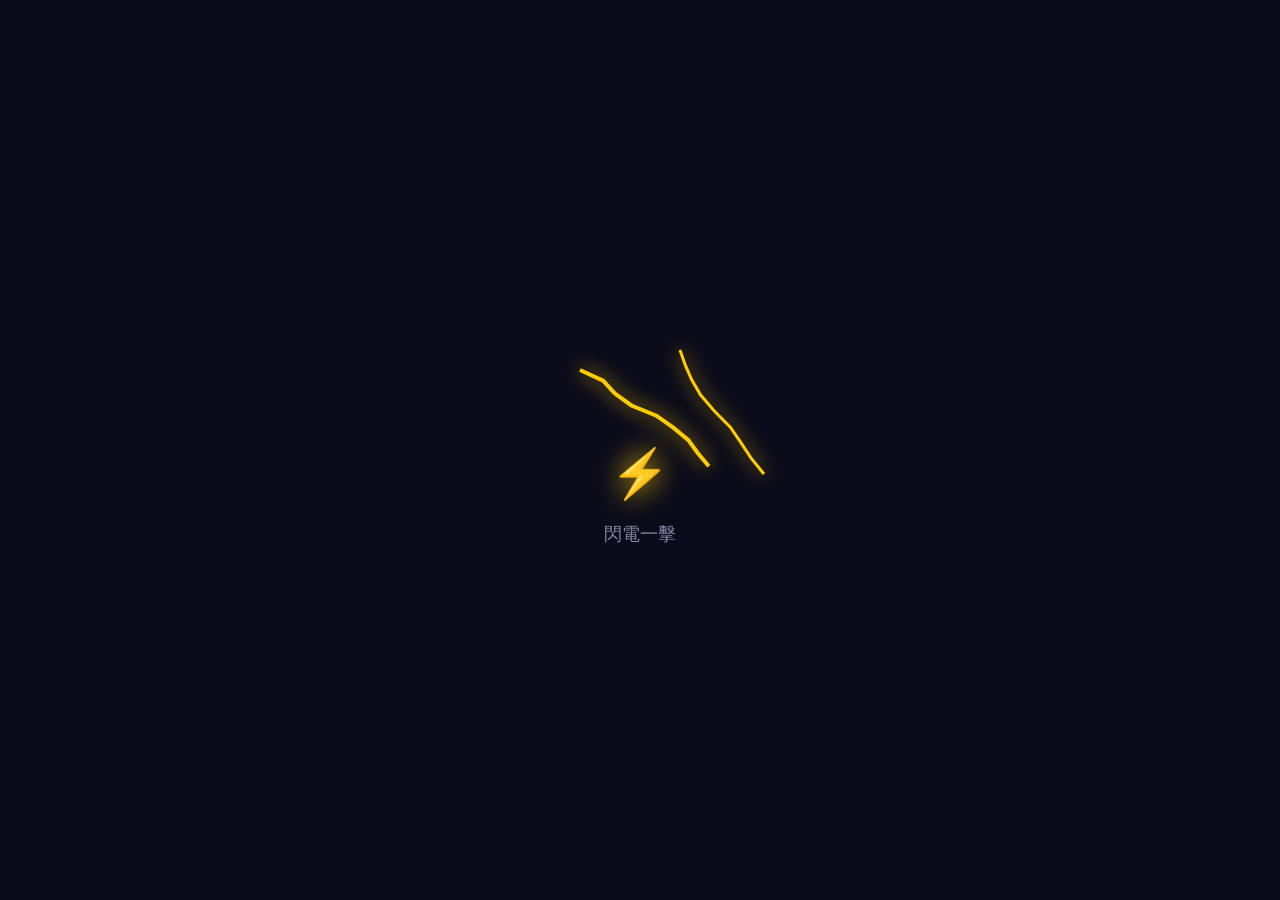
<file: frontend/index.html>
<!DOCTYPE html>
<html lang="zh-HK">
<head>
  <meta charset="UTF-8">
  <meta name="viewport" content="width=device-width, initial-scale=1.0, user-scalable=no">
  <title>愛打 — Beat with Love</title>
  <link rel="stylesheet" href="css/style.css">
  <link rel="stylesheet" href="css/splash.css">
  <link rel="stylesheet" href="css/game.css">
  <link rel="manifest" href="manifest.json">
</head>
<body>
  <!-- ── Splash Screen ── -->
  <div id="splash-screen" class="screen">
    <canvas id="splash-canvas"></canvas>
  </div>

  <!-- ── Auth Screen ── -->
  <div id="auth-screen" class="screen hidden">
    <div class="auth-container">
      <div class="auth-logo">👺</div>
      <h1 class="auth-title">愛打</h1>
      <p class="auth-subtitle">打者愛也 — 有打有愛</p>
      <div class="auth-tabs">
        <button class="auth-tab active" data-tab="login">登入</button>
        <button class="auth-tab" data-tab="register">註冊</button>
      </div>
      <form id="login-form" class="auth-form">
        <input type="text" id="login-username" placeholder="用戶名" required>
        <input type="password" id="login-password" placeholder="密碼" required>
        <button type="submit" class="btn btn-primary">登入</button>
        <p class="auth-error" id="login-error"></p>
      </form>
      <form id="register-form" class="auth-form hidden">
        <input type="text" id="register-username" placeholder="用戶名" required>
        <input type="password" id="register-password" placeholder="密碼（最少4位）" required>
        <button type="submit" class="btn btn-primary">註冊</button>
        <p class="auth-error" id="register-error"></p>
      </form>
    </div>
  </div>

  <!-- ── Main Screen (Home) ── -->
  <div id="home-screen" class="screen hidden">
    <div class="home-bg"></div>
    <div class="home-inner">
      <div class="home-logo">
        <div class="home-logo-icon">👺</div>
        <div class="home-logo-text">愛打</div>
        <div class="home-logo-sub">打者愛也 — 有打有愛</div>
      </div>
      <div class="home-grid">
        <div class="home-card" data-page="beat">
          <div class="card-icon">👊</div>
          <div class="card-label">打小人</div>
        </div>
        <div class="home-card" data-page="hug">
          <div class="card-icon">💕</div>
          <div class="card-label">愛的抱抱</div>
        </div>
        <div class="home-card" data-page="history">
          <div class="card-icon">📖</div>
          <div class="card-label">典故</div>
        </div>
        <div class="home-card" data-page="records">
          <div class="card-icon">📊</div>
          <div class="card-label">檔案</div>
        </div>
        <div class="home-card" data-page="settings">
          <div class="card-icon">⚙️</div>
          <div class="card-label">設定</div>
        </div>
      </div>
      <div class="home-footer">
        <button id="btn-logout" class="btn-icon" title="登出">🚪</button>
      </div>
    </div>
  </div>

  <!-- ── Game Pre-Screen (doll naming + tool selection) ── -->
  <div id="game-prescreen-screen" class="screen hidden">
    <header class="top-bar">
      <button class="btn-back" data-back="home">← 返回</button>
      <h1 class="top-title" id="prescreen-title">打小人</h1>
    </header>
    <div class="prescreen-content">
      <div class="prescreen-section">
        <h3>選擇紙人</h3>
        <div class="doll-grid" id="doll-select"></div>
      </div>
      <div class="prescreen-section">
        <h3>稱呼佢</h3>
        <input type="text" id="doll-name-input" placeholder="輸入稱呼..." maxlength="20">
      </div>
      <div class="prescreen-section">
        <h3>選擇工具</h3>
        <div class="tool-grid" id="tool-select"></div>
      </div>
      <div class="prescreen-section">
        <h3>難度</h3>
        <div class="difficulty-select">
          <button class="diff-btn active" data-diff="easy">😊 簡單</button>
          <button class="diff-btn" data-diff="medium">😐 中等</button>
          <button class="diff-btn" data-diff="hard">😈 困難</button>
        </div>
      </div>
      <button id="btn-start-game" class="btn btn-primary btn-large">開始！</button>
    </div>
  </div>

  <!-- ── Game Screen ── -->
  <div id="game-screen" class="screen hidden">
    <canvas id="game-canvas"></canvas>
    <div id="game-hud">
      <div class="hud-row">
        <span id="hud-score">0</span>
        <span id="hud-timer">30</span>
        <span id="hud-combo">0x</span>
      </div>
      <div id="hud-rhyme" class="hud-rhyme"></div>
    </div>
    <div id="game-result" class="hidden">
      <div class="result-box">
        <div class="result-icon" id="result-icon">🎉</div>
        <h2 id="result-title">完勝！</h2>
        <p class="result-score">得分：<span id="result-score">0</span></p>
        <p class="result-combo">最高連擊：<span id="result-combo">0</span>x</p>
        <div class="result-btns">
          <button id="result-replay" class="btn btn-primary">再打一次</button>
          <button id="result-home" class="btn btn-secondary">回首頁</button>
        </div>
      </div>
    </div>
    <button id="btn-pause" class="btn-icon pause-btn">⏸️</button>
  </div>

  <!-- ── History Screen ── -->
  <div id="history-screen" class="screen hidden">
    <header class="top-bar">
      <button class="btn-back" data-back="home">← 返回</button>
      <h1 class="top-title">📖 典故</h1>
    </header>
    <div class="scroll-content">
      <div class="history-card">
        <h3>打小人的起源</h3>
        <p>「打小人」是香港的非物質文化遺產，傳統於驚蟄（每年三月五日前後）舉行。人們透過拍打紙人來驅散霉運、鎮壓小人，最具代表性的是鵝頸橋橋底的打小人攤檔。</p>
      </div>
      <div class="history-card">
        <h3>驚蟄與打小人</h3>
        <p>驚蟄是二十四節氣之一，代表春雷初響、萬物甦醒。傳統認為這天蛇蟲鼠蟻開始活動，同樣「小人」也會活躍起來，所以要在這一天「打小人」以保平安。</p>
      </div>
      <div class="history-card">
        <h3>儀式流程</h3>
        <p>傳統打小人共有五個步驟：<br>
        ① 請神 — 供奉觀音、招財等神靈<br>
        ② 稟告 — 向神靈說明要打的小人資料<br>
        ③ 打小人 — 用拖鞋拍打紙人<br>
        ④ 化解 — 用豬肉、雞蛋化解是非<br>
        ⑤ 祈福 — 祈求好運降臨</p>
      </div>
      <div class="history-card">
        <h3>現代意義</h3>
        <p>時至今日，打小人已經演變成一種文化娛樂活動。除了發洩情緒，更多人將其視為一種祈求好運、驅走霉運的正面儀式。我們的「愛的抱抱」模式正是將這種正向能量發揚光大。</p>
      </div>
    </div>
  </div>

  <!-- ── Records Screen ── -->
  <div id="records-screen" class="screen hidden">
    <header class="top-bar">
      <button class="btn-back" data-back="home">← 返回</button>
      <h1 class="top-title">📊 檔案</h1>
    </header>
    <div class="scroll-content">
      <div class="record-tabs">
        <button class="record-tab active" data-tab="beat">打小人戰績</button>
        <button class="record-tab" data-tab="hug">抱抱記錄</button>
      </div>
      <div class="leaderboard-section">
        <h3>🏆 排行榜</h3>
        <div id="leaderboard-list">載入中...</div>
      </div>
      <div class="my-sessions-section">
        <h3>📋 我的記錄</h3>
        <div id="my-sessions-list">載入中...</div>
      </div>
    </div>
  </div>

  <!-- ── Settings Screen ── -->
  <div id="settings-screen" class="screen hidden">
    <header class="top-bar">
      <button class="btn-back" data-back="home">← 返回</button>
      <h1 class="top-title">⚙️ 設定</h1>
    </header>
    <div class="scroll-content">
      <div class="setting-item">
        <label>音效</label>
        <label class="toggle">
          <input type="checkbox" id="setting-sound" checked>
          <span class="toggle-slider"></span>
        </label>
      </div>
      <div class="setting-item">
        <label>音樂</label>
        <label class="toggle">
          <input type="checkbox" id="setting-music" checked>
          <span class="toggle-slider"></span>
        </label>
      </div>
      <div class="setting-item">
        <label>震動</label>
        <label class="toggle">
          <input type="checkbox" id="setting-vibrate" checked>
          <span class="toggle-slider"></span>
        </label>
      </div>
      <hr>
      <div class="setting-item">
        <span id="setting-username-display"></span>
      </div>
      <button id="btn-settings-logout" class="btn btn-secondary">登出</button>
    </div>
  </div>

  <script src="js/config.js"></script>
  <script src="js/audio.js"></script>
  <script src="js/auth.js"></script>
  <script src="js/splash.js"></script>
  <script src="js/game.js"></script>
  <script src="js/app.js"></script>
</body>
</html>
</file>
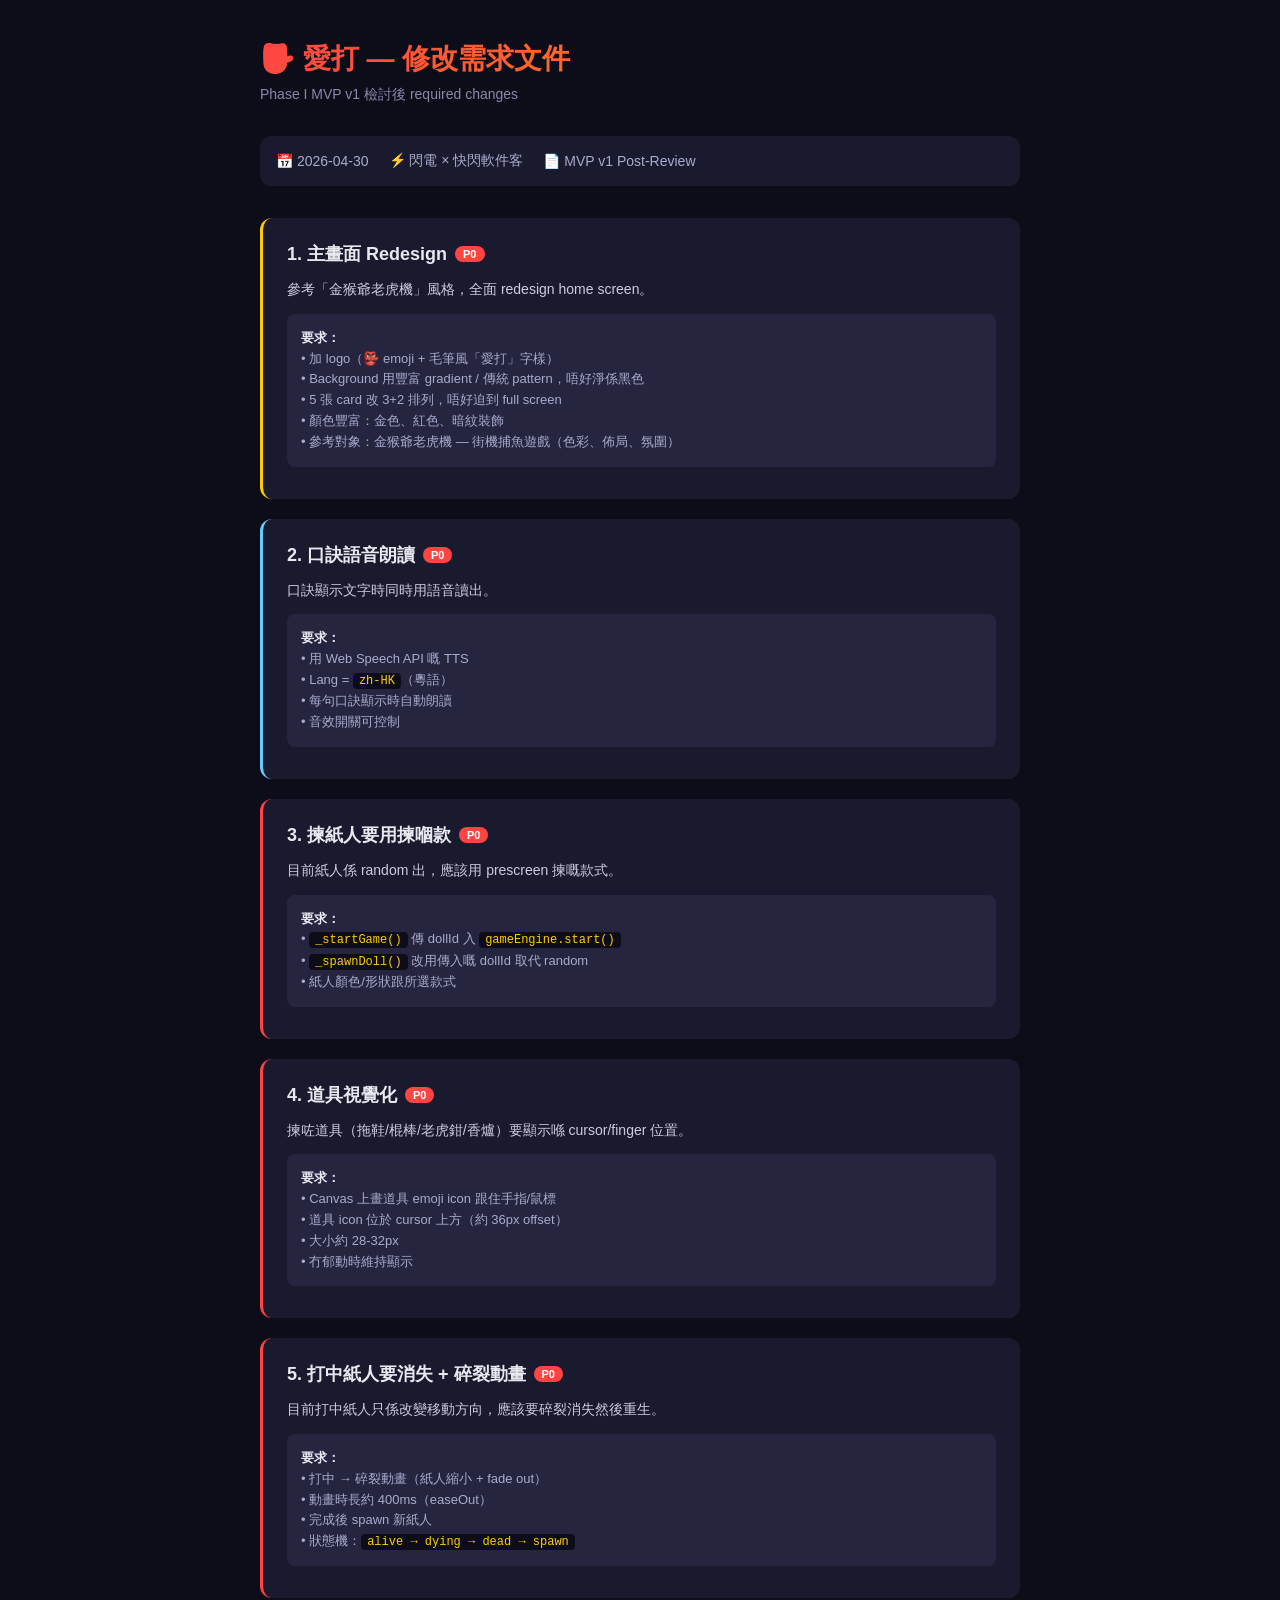
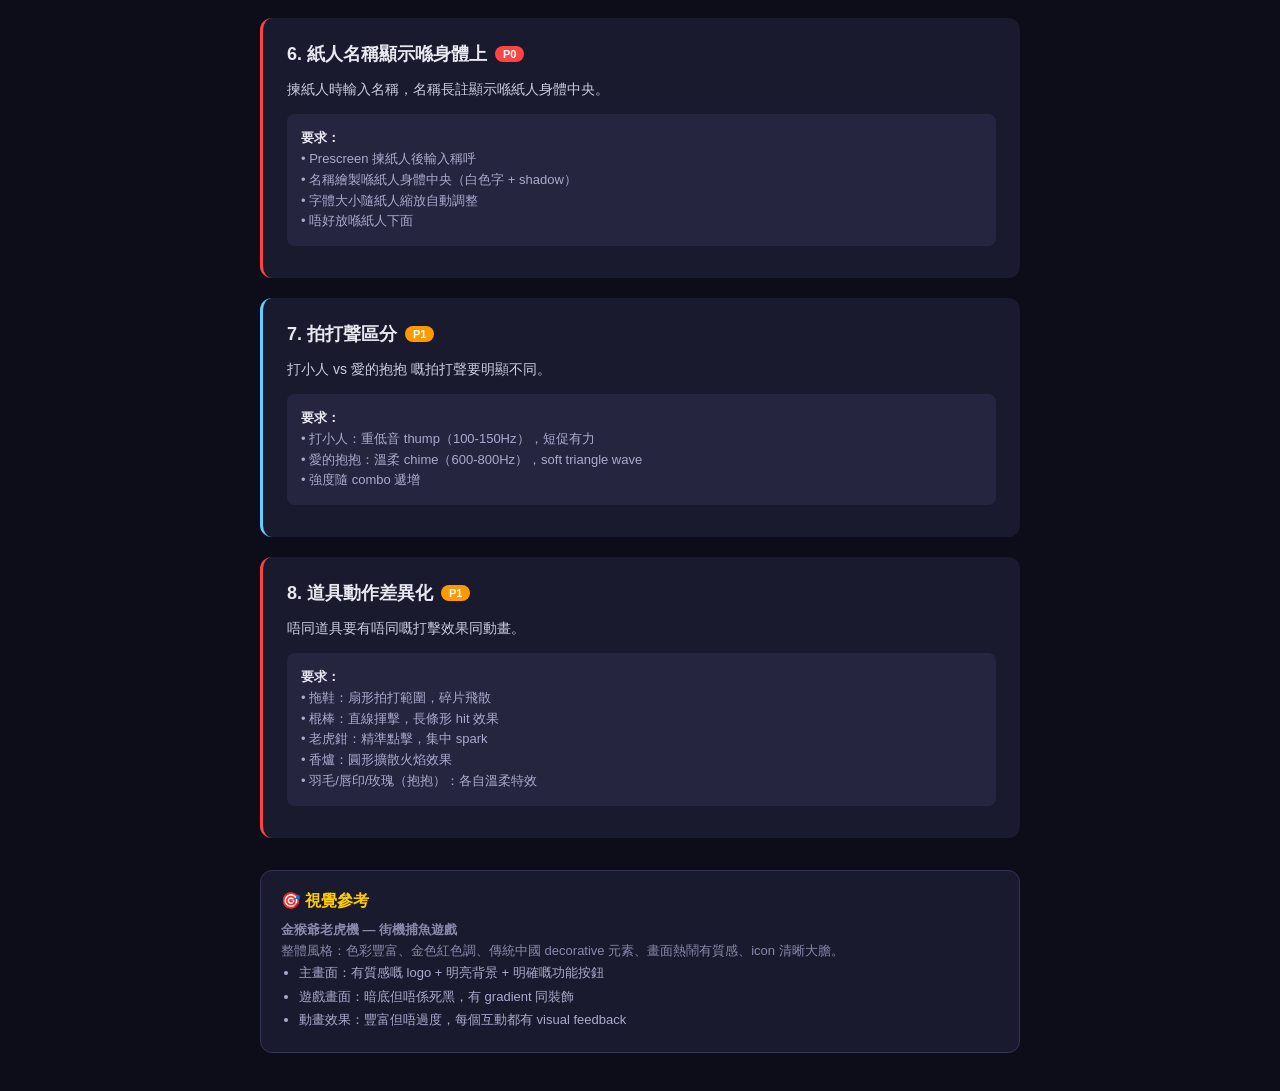
<file: 愛打_MVP_v1_修改需求.html>
<!DOCTYPE html>
<html lang="zh-HK">
<head>
<meta charset="UTF-8">
<meta name="viewport" content="width=device-width, initial-scale=1.0">
<title>愛打 MVP v1 — 修改需求文件</title>
<style>
  * { margin: 0; padding: 0; box-sizing: border-box; }
  body {
    font-family: -apple-system, 'Noto Sans HK', 'PingFang HK', sans-serif;
    background: #0d0d1a;
    color: #e8e8f0;
    padding: 40px 20px;
    max-width: 800px;
    margin: 0 auto;
  }
  h1 {
    font-size: 28px;
    background: linear-gradient(135deg, #ff4444, #ff9900);
    -webkit-background-clip: text;
    -webkit-text-fill-color: transparent;
    margin-bottom: 8px;
  }
  .subtitle { color: #8888aa; margin-bottom: 32px; font-size: 14px; }
  .meta {
    display: flex; gap: 20px; flex-wrap: wrap;
    padding: 16px; background: #1a1a2e; border-radius: 12px;
    margin-bottom: 32px; font-size: 14px; color: #aaaacc;
  }
  .meta span { display: flex; align-items: center; gap: 6px; }
  .section {
    background: #1a1a2e; border-radius: 12px; padding: 24px;
    margin-bottom: 20px; border-left: 3px solid #ff4444;
  }
  .section.hug { border-left-color: #ff69b4; }
  .section.ui { border-left-color: #ffcc00; }
  .section.audio { border-left-color: #66ccff; }
  .h2 {
    font-size: 18px; font-weight: 700; margin-bottom: 12px;
    display: flex; align-items: center; gap: 8px;
  }
  .h2 .badge {
    font-size: 11px; padding: 2px 8px; border-radius: 10px;
    font-weight: 600;
  }
  .badge-high { background: #ff4444; color: white; }
  .badge-med { background: #ff9900; color: white; }
  .badge-low { background: #4488cc; color: white; }
  .desc { color: #cccce0; font-size: 14px; line-height: 1.7; margin-bottom: 12px; }
  .detail {
    background: #252540; border-radius: 8px; padding: 14px;
    font-size: 13px; color: #aaaacc; line-height: 1.6;
    margin-bottom: 8px;
  }
  .detail strong { color: #e8e8f0; }
  .detail code {
    background: #0d0d1a; padding: 1px 6px; border-radius: 4px;
    font-size: 12px; color: #ffcc00;
  }
  .ref {
    margin-top: 32px; padding: 20px; background: #1a1a2e;
    border-radius: 12px; border: 1px solid #333355;
  }
  .ref h3 { font-size: 16px; margin-bottom: 8px; color: #ffcc00; }
  .ref p { font-size: 13px; color: #8888aa; line-height: 1.6; }
  ul { padding-left: 18px; font-size: 13px; color: #aaaacc; line-height: 1.8; }
</style>
</head>
<body>

<h1>👺 愛打 — 修改需求文件</h1>
<p class="subtitle">Phase I MVP v1 檢討後 required changes</p>

<div class="meta">
  <span>📅 2026-04-30</span>
  <span>⚡ 閃電 × 快閃軟件客</span>
  <span>📄 MVP v1 Post-Review</span>
</div>

<!-- ──── 1 ──── -->
<div class="section ui">
  <div class="h2">
    <span>1. 主畫面 Redesign</span>
    <span class="badge badge-high">P0</span>
  </div>
  <div class="desc">
    參考「金猴爺老虎機」風格，全面 redesign home screen。
  </div>
  <div class="detail">
    <strong>要求：</strong><br>
    • 加 logo（👺 emoji + 毛筆風「愛打」字樣）<br>
    • Background 用豐富 gradient / 傳統 pattern，唔好淨係黑色<br>
    • 5 張 card 改 3+2 排列，唔好迫到 full screen<br>
    • 顏色豐富：金色、紅色、暗紋裝飾<br>
    • 參考對象：金猴爺老虎機 — 街機捕魚遊戲（色彩、佈局、氛圍）
  </div>
</div>

<!-- ──── 2 ──── -->
<div class="section audio">
  <div class="h2">
    <span>2. 口訣語音朗讀</span>
    <span class="badge badge-high">P0</span>
  </div>
  <div class="desc">
    口訣顯示文字時同時用語音讀出。
  </div>
  <div class="detail">
    <strong>要求：</strong><br>
    • 用 Web Speech API 嘅 TTS<br>
    • Lang = <code>zh-HK</code>（粵語）<br>
    • 每句口訣顯示時自動朗讀<br>
    • 音效開關可控制
  </div>
</div>

<!-- ──── 3 ──── -->
<div class="section">
  <div class="h2">
    <span>3. 揀紙人要用揀嗰款</span>
    <span class="badge badge-high">P0</span>
  </div>
  <div class="desc">
    目前紙人係 random 出，應該用 prescreen 揀嘅款式。
  </div>
  <div class="detail">
    <strong>要求：</strong><br>
    • <code>_startGame()</code> 傳 dollId 入 <code>gameEngine.start()</code><br>
    • <code>_spawnDoll()</code> 改用傳入嘅 dollId 取代 random<br>
    • 紙人顏色/形狀跟所選款式
  </div>
</div>

<!-- ──── 4 ──── -->
<div class="section">
  <div class="h2">
    <span>4. 道具視覺化</span>
    <span class="badge badge-high">P0</span>
  </div>
  <div class="desc">
    揀咗道具（拖鞋/棍棒/老虎鉗/香爐）要顯示喺 cursor/finger 位置。
  </div>
  <div class="detail">
    <strong>要求：</strong><br>
    • Canvas 上畫道具 emoji icon 跟住手指/鼠標<br>
    • 道具 icon 位於 cursor 上方（約 36px offset）<br>
    • 大小約 28-32px<br>
    • 冇郁動時維持顯示
  </div>
</div>

<!-- ──── 5 ──── -->
<div class="section">
  <div class="h2">
    <span>5. 打中紙人要消失 + 碎裂動畫</span>
    <span class="badge badge-high">P0</span>
  </div>
  <div class="desc">
    目前打中紙人只係改變移動方向，應該要碎裂消失然後重生。
  </div>
  <div class="detail">
    <strong>要求：</strong><br>
    • 打中 → 碎裂動畫（紙人縮小 + fade out）<br>
    • 動畫時長約 400ms（easeOut）<br>
    • 完成後 spawn 新紙人<br>
    • 狀態機：<code>alive → dying → dead → spawn</code>
  </div>
</div>

<!-- ──── 6 ──── -->
<div class="section">
  <div class="h2">
    <span>6. 紙人名稱顯示喺身體上</span>
    <span class="badge badge-high">P0</span>
  </div>
  <div class="desc">
    揀紙人時輸入名稱，名稱長註顯示喺紙人身體中央。
  </div>
  <div class="detail">
    <strong>要求：</strong><br>
    • Prescreen 揀紙人後輸入稱呼<br>
    • 名稱繪製喺紙人身體中央（白色字 + shadow）<br>
    • 字體大小隨紙人縮放自動調整<br>
    • 唔好放喺紙人下面
  </div>
</div>

<!-- ──── 7 ──── -->
<div class="section audio">
  <div class="h2">
    <span>7. 拍打聲區分</span>
    <span class="badge badge-med">P1</span>
  </div>
  <div class="desc">
    打小人 vs 愛的抱抱 嘅拍打聲要明顯不同。
  </div>
  <div class="detail">
    <strong>要求：</strong><br>
    • 打小人：重低音 thump（100-150Hz），短促有力<br>
    • 愛的抱抱：溫柔 chime（600-800Hz），soft triangle wave<br>
    • 強度隨 combo 遞增
  </div>
</div>

<!-- ──── 8 ──── -->
<div class="section">
  <div class="h2">
    <span>8. 道具動作差異化</span>
    <span class="badge badge-med">P1</span>
  </div>
  <div class="desc">
    唔同道具要有唔同嘅打擊效果同動畫。
  </div>
  <div class="detail">
    <strong>要求：</strong><br>
    • 拖鞋：扇形拍打範圍，碎片飛散<br>
    • 棍棒：直線揮擊，長條形 hit 效果<br>
    • 老虎鉗：精準點擊，集中 spark<br>
    • 香爐：圓形擴散火焰效果<br>
    • 羽毛/唇印/玫瑰（抱抱）：各自溫柔特效
  </div>
</div>

<!-- ──── Reference ──── -->
<div class="ref">
  <h3>🎯 視覺參考</h3>
  <p>
    <strong>金猴爺老虎機 — 街機捕魚遊戲</strong><br>
    整體風格：色彩豐富、金色紅色調、傳統中國 decorative 元素、畫面熱鬧有質感、icon 清晰大膽。
  </p>
  <ul>
    <li>主畫面：有質感嘅 logo + 明亮背景 + 明確嘅功能按鈕</li>
    <li>遊戲畫面：暗底但唔係死黑，有 gradient 同裝飾</li>
    <li>動畫效果：豐富但唔過度，每個互動都有 visual feedback</li>
  </ul>
</div>

</body>
</html>
</file>
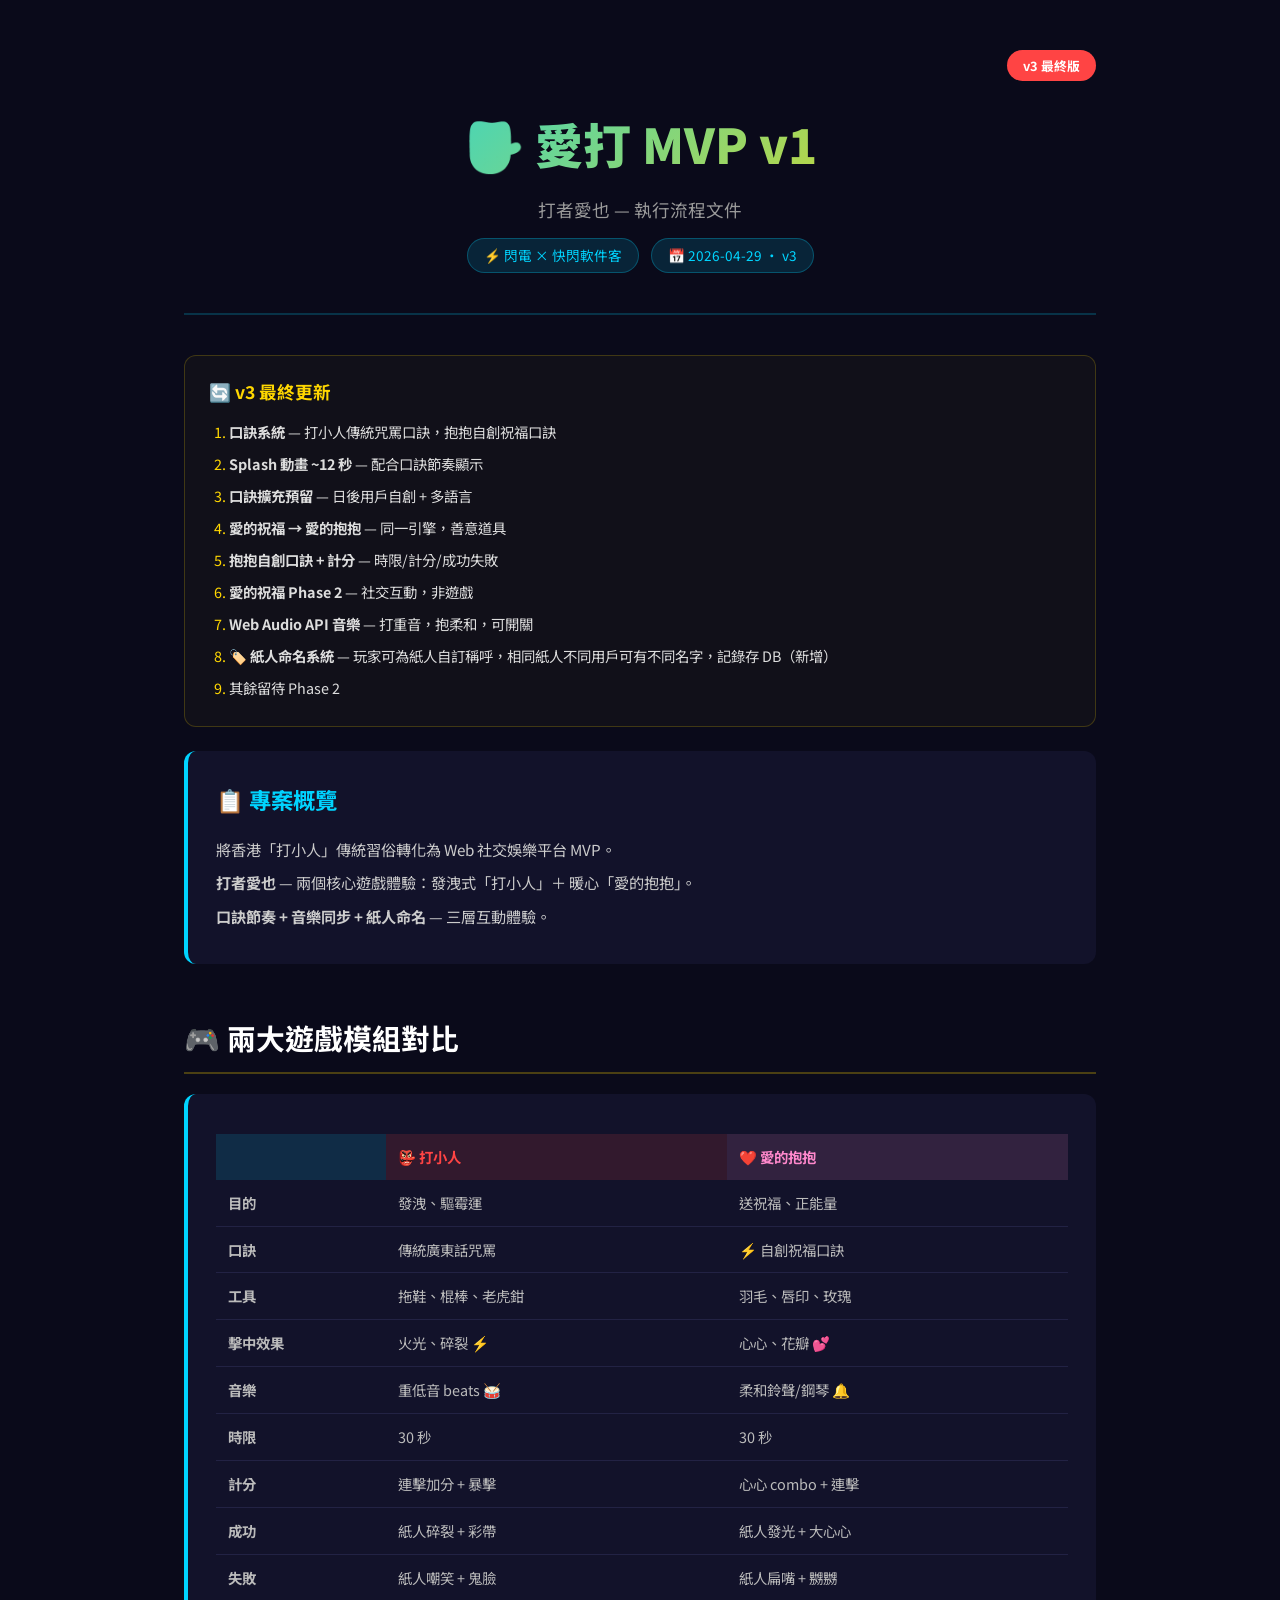
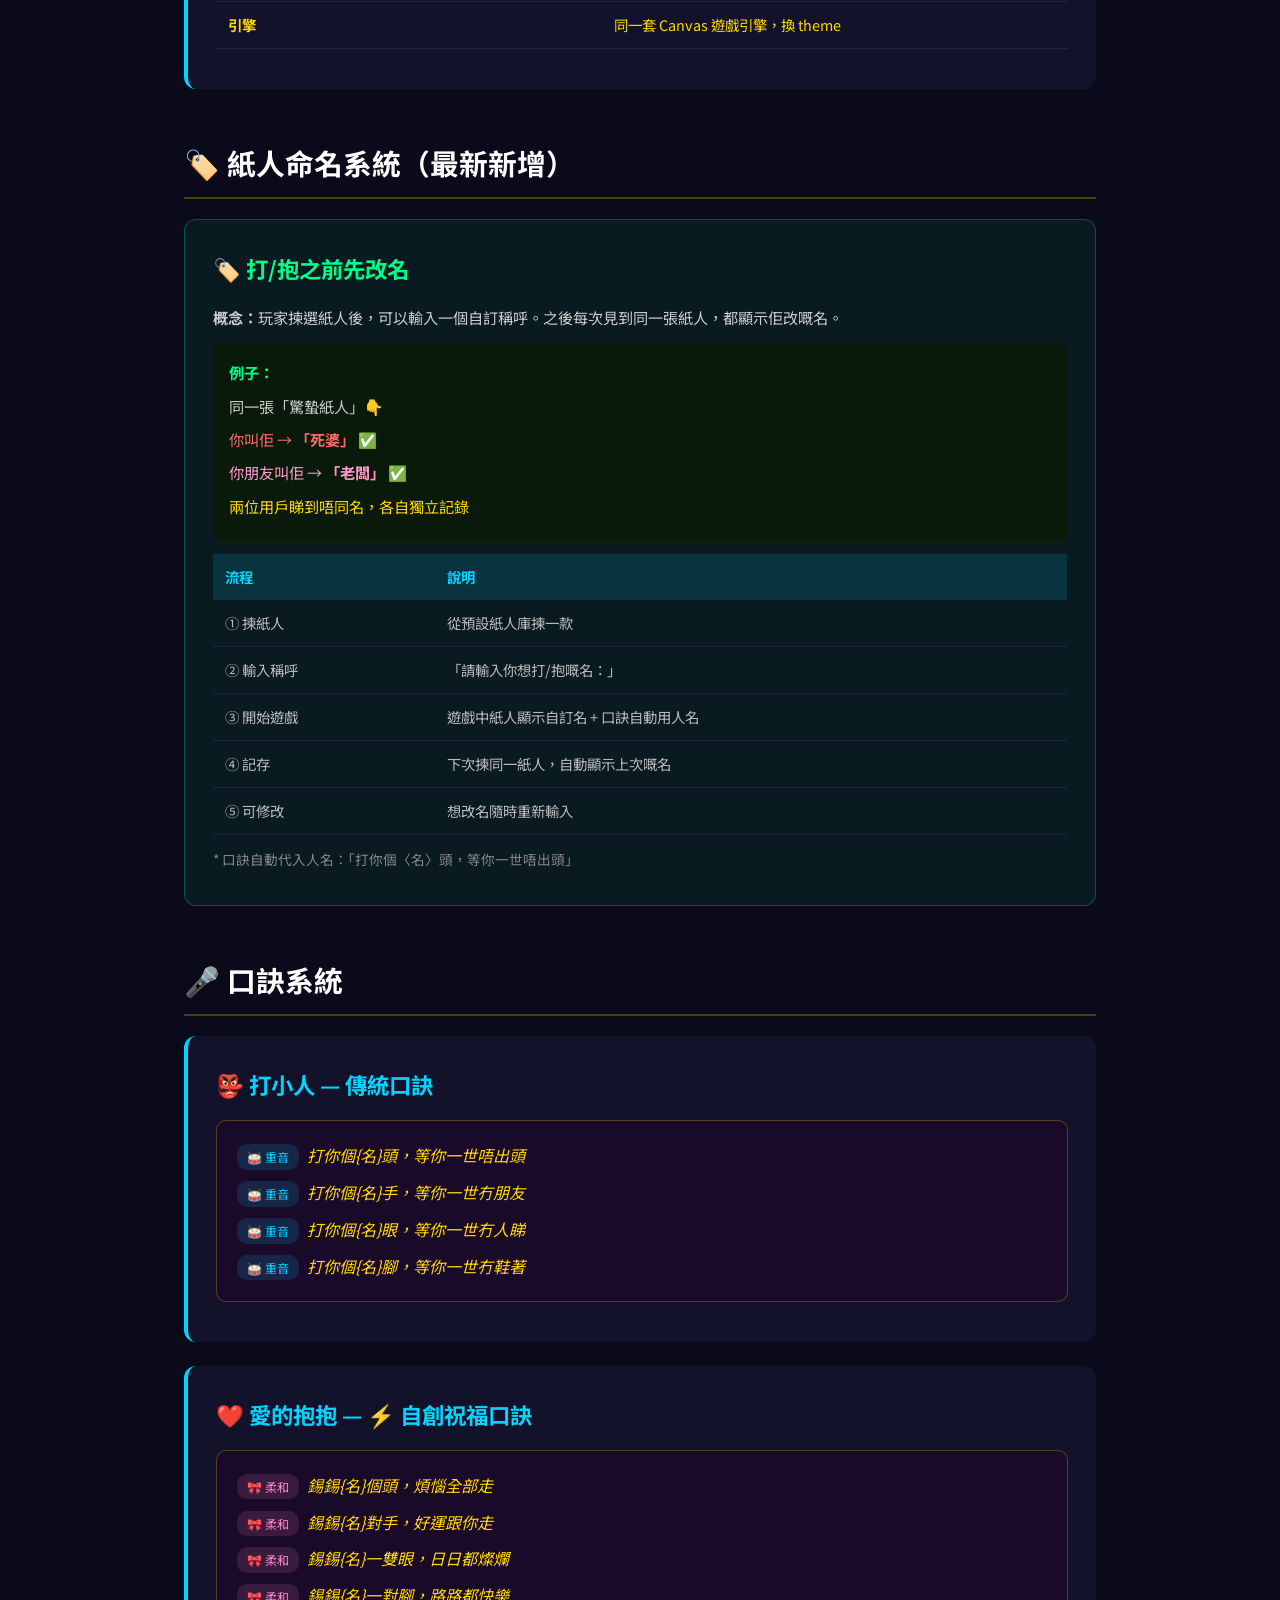
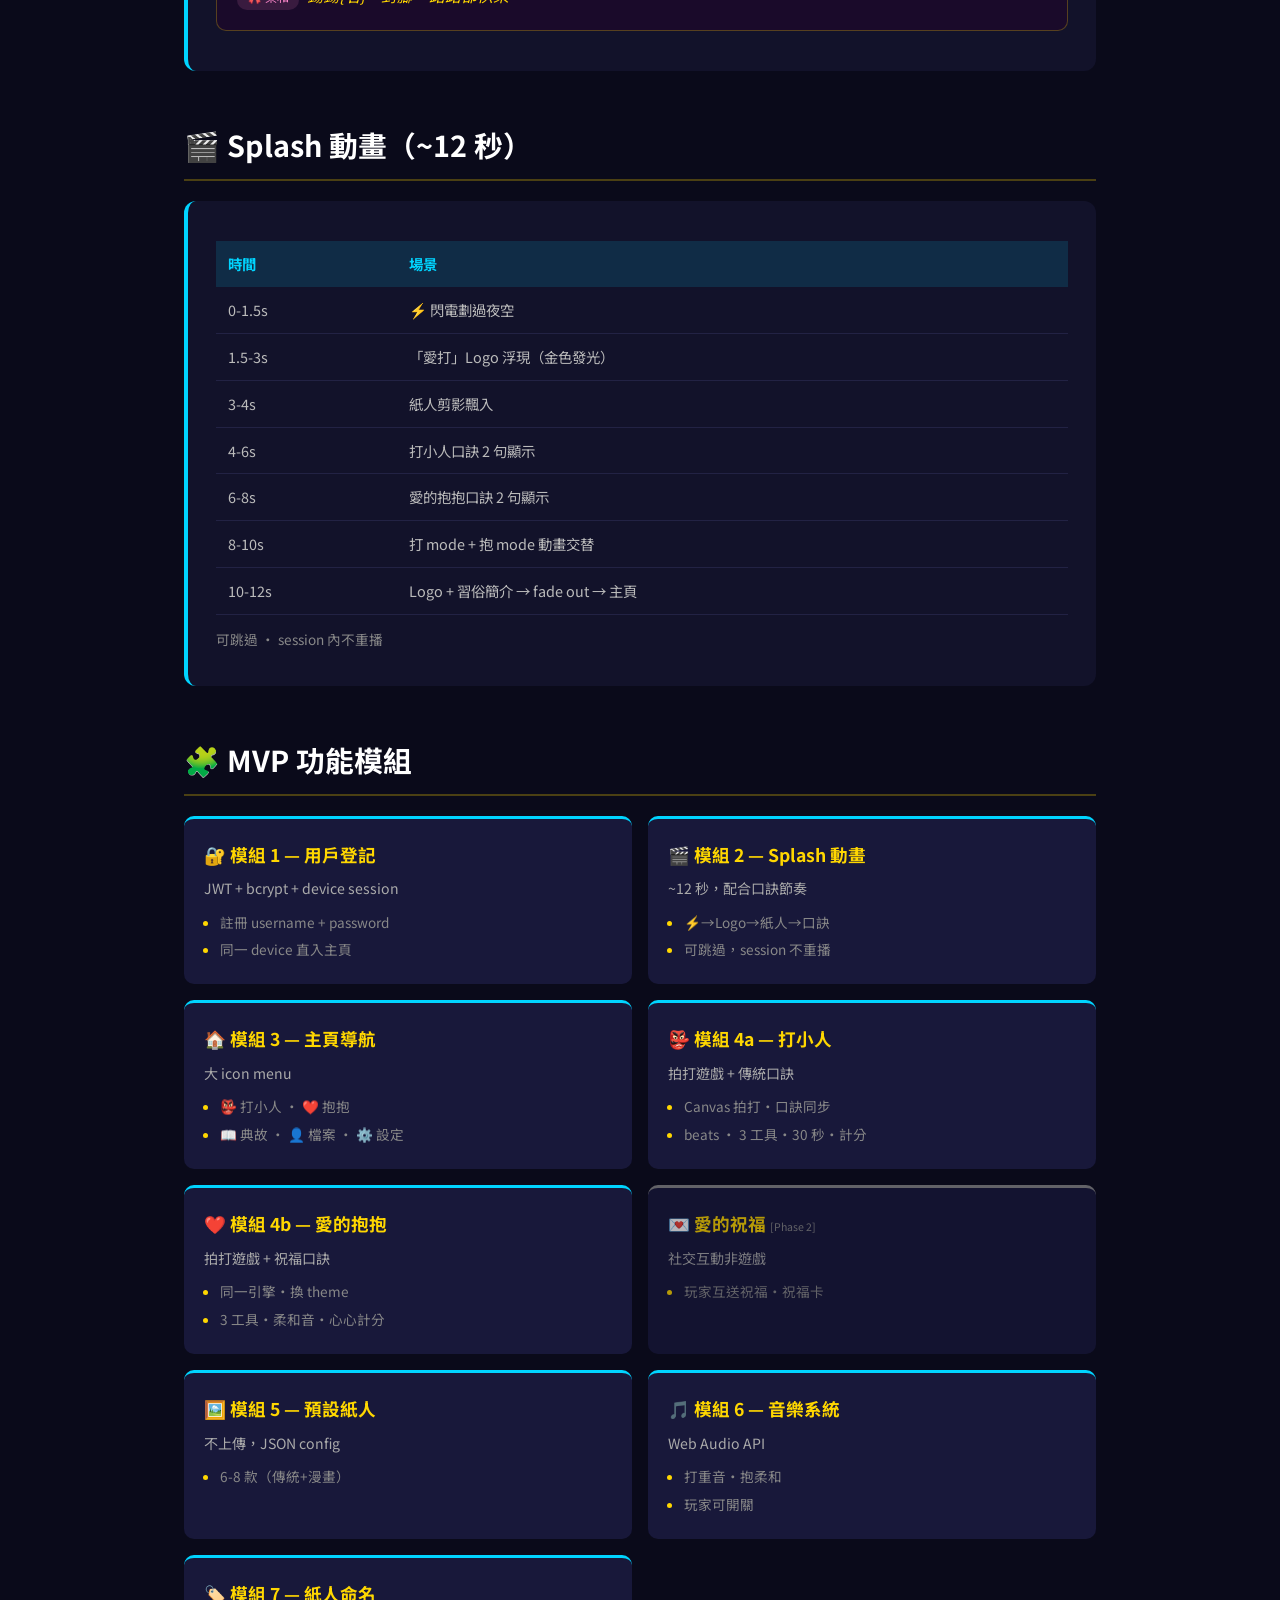
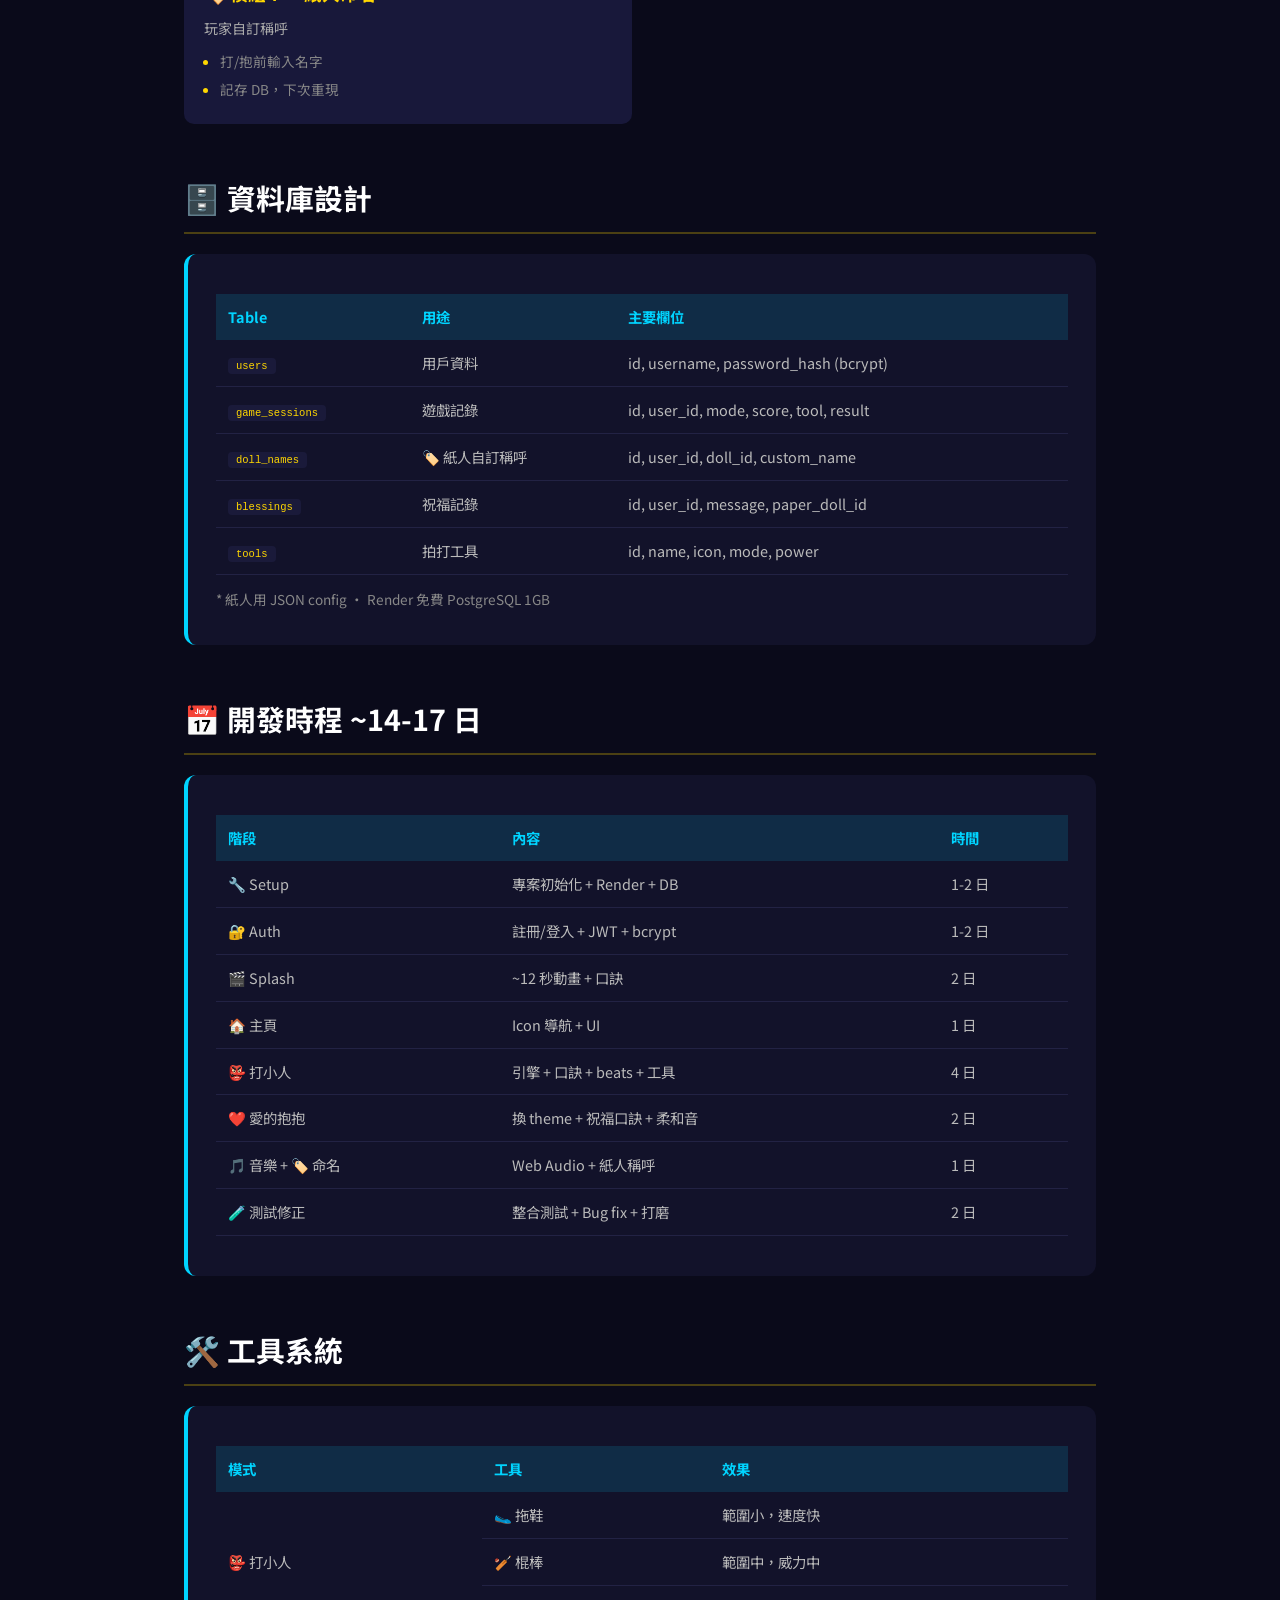
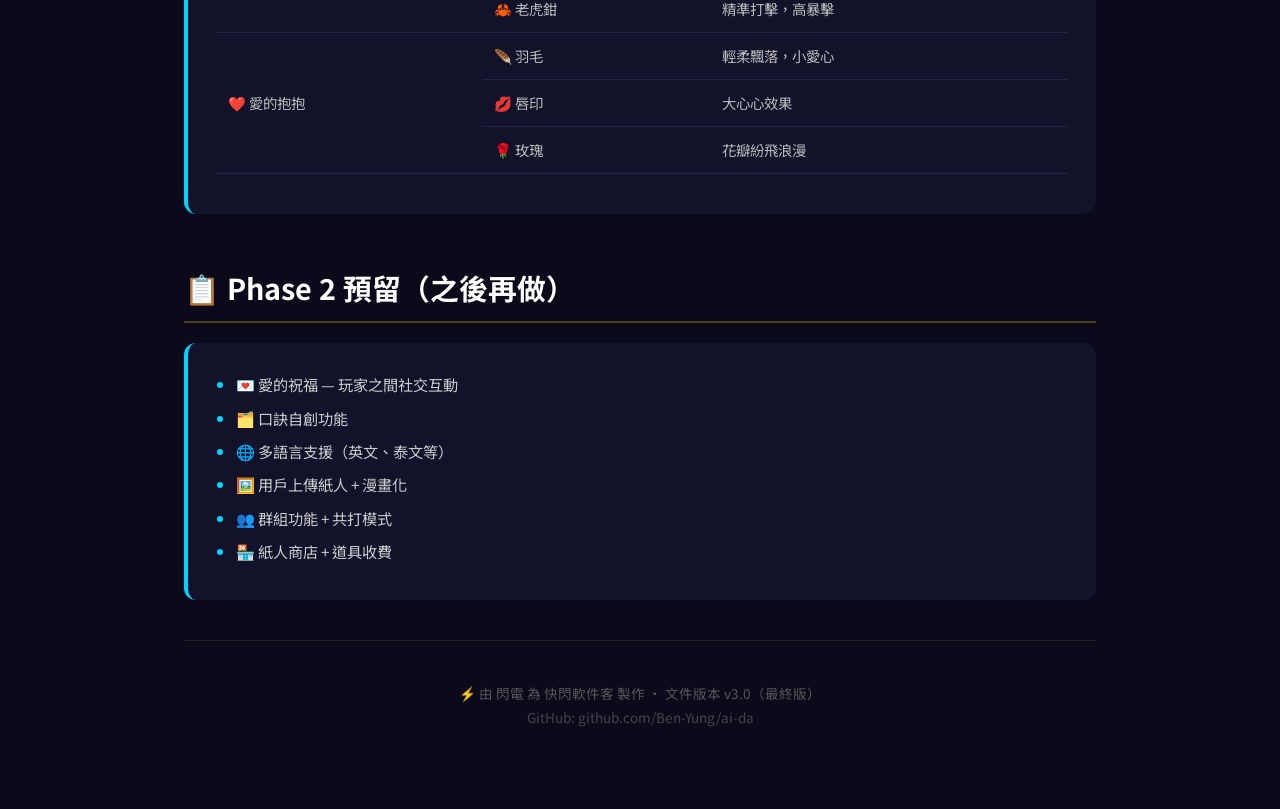
<file: 愛打_MVP_v1_執行文件.html>
<!DOCTYPE html>
<html lang="zh-HK">
<head>
<meta charset="UTF-8">
<meta name="viewport" content="width=device-width, initial-scale=1.0">
<title>愛打 MVP v1 — 執行流程文件（v3 最終版）</title>
<style>
  @import url('https://fonts.googleapis.com/css2?family=Noto+Sans+TC:wght@300;400;700;900&display=swap');
  * { margin: 0; padding: 0; box-sizing: border-box; }
  body {
    font-family: 'Noto Sans TC', sans-serif;
    background: #0a0a1a;
    color: #e8e8f0;
    line-height: 1.8;
  }
  .container { max-width: 960px; margin: 0 auto; padding: 40px 24px; }
  header {
    text-align: center;
    padding: 60px 0 40px;
    border-bottom: 2px solid #00d4ff33;
    margin-bottom: 40px;
    position: relative;
  }
  header h1 {
    font-size: 3em;
    font-weight: 900;
    background: linear-gradient(135deg, #00d4ff, #ffd700);
    -webkit-background-clip: text;
    -webkit-text-fill-color: transparent;
  }
  header .sub { font-size: 1.1em; color: #999; margin-top: 8px; }
  header .tag {
    display: inline-block;
    background: #00d4ff22;
    color: #00d4ff;
    border: 1px solid #00d4ff44;
    padding: 4px 16px;
    border-radius: 20px;
    font-size: 0.85em;
    margin-top: 12px;
  }
  .update-badge {
    position: absolute;
    top: 10px;
    right: 0;
    background: #ff4444;
    color: #fff;
    padding: 4px 16px;
    border-radius: 20px;
    font-size: 0.8em;
    font-weight: 700;
  }
  .card {
    background: #12122a;
    border-radius: 12px;
    padding: 28px;
    margin-bottom: 24px;
    border-left: 4px solid #00d4ff;
    transition: transform .2s;
  }
  .card:hover { transform: translateX(4px); }
  .card h2 {
    font-size: 1.4em;
    color: #00d4ff;
    margin-bottom: 16px;
    display: flex;
    align-items: center;
    gap: 10px;
  }
  .card h2 .badge {
    background: #ffd70022;
    color: #ffd700;
    font-size: 0.6em;
    padding: 2px 10px;
    border-radius: 10px;
    font-weight: 400;
  }
  .card p, .card li { font-size: 0.95em; color: #ccc; margin-bottom: 6px; }
  .card ul { padding-left: 20px; }
  .card ul li::marker { color: #00d4ff; }
  .card code {
    background: #1a1a3a;
    color: #ffd700;
    padding: 2px 8px;
    border-radius: 4px;
    font-size: 0.9em;
  }
  .changelog {
    background: #ffd70008;
    border: 1px solid #ffd70033;
    border-radius: 12px;
    padding: 20px 24px;
    margin-bottom: 24px;
  }
  .changelog h3 {
    color: #ffd700;
    font-size: 1.1em;
    margin-bottom: 12px;
  }
  .changelog li {
    color: #ddd;
    font-size: 0.9em;
    margin-bottom: 6px;
  }
  .changelog li::marker { color: #ffd700; }
  .module-grid {
    display: grid;
    grid-template-columns: 1fr 1fr;
    gap: 16px;
  }
  .module-card {
    background: #18183a;
    border-radius: 10px;
    padding: 20px;
    border-top: 3px solid #ffd700;
  }
  .module-card.mvp { border-top-color: #00d4ff; }
  .module-card.phase2 { border-top-color: #888; opacity: 0.7; }
  .module-card h3 { color: #ffd700; font-size: 1.1em; margin-bottom: 6px; }
  .module-card h3 .phase { font-size: 0.6em; color: #888; font-weight: 400; }
  .module-card p { font-size: 0.88em; color: #aaa; margin-bottom: 6px; }
  .module-card .steps { margin-top: 8px; padding-left: 16px; }
  .module-card .steps li { font-size: 0.85em; color: #888; margin-bottom: 3px; }
  .module-card .steps li::marker { color: #ffd700; }
  @media (max-width: 600px) { .module-grid { grid-template-columns: 1fr; } }
  .rhyme-box {
    background: #1a0a2a;
    border: 1px solid #ffd70044;
    border-radius: 10px;
    padding: 16px 20px;
    margin: 12px 0;
    font-style: italic;
  }
  .rhyme-box .line { padding: 4px 0; font-size: 1em; color: #ffd700; }
  .rhyme-label {
    display: inline-block;
    font-size: 0.75em;
    padding: 2px 10px;
    border-radius: 10px;
    margin-right: 8px;
    font-style: normal;
  }
  .rhyme-label.beat-label { background: #00d4ff22; color: #00d4ff; }
  .rhyme-label.heart-label { background: #ff88cc22; color: #ff88cc; }
  .tech-row { display: flex; flex-wrap: wrap; gap: 10px; margin: 10px 0; }
  .tech-tag {
    background: #00d4ff11;
    border: 1px solid #00d4ff33;
    padding: 6px 14px;
    border-radius: 6px;
    font-size: 0.85em;
    color: #00d4ff;
  }
  .tech-tag strong { color: #fff; }
  table {
    width: 100%;
    border-collapse: collapse;
    margin: 12px 0;
    font-size: 0.9em;
  }
  th {
    background: #00d4ff22;
    color: #00d4ff;
    padding: 10px 12px;
    text-align: left;
    font-weight: 700;
  }
  td {
    padding: 10px 12px;
    border-bottom: 1px solid #222244;
    color: #bbb;
  }
  tr:hover td { background: #00d4ff08; }
  .section-title {
    font-size: 1.8em;
    font-weight: 700;
    margin: 48px 0 20px;
    padding-bottom: 8px;
    border-bottom: 2px solid #ffd70044;
    color: #fff;
  }
  footer {
    text-align: center;
    padding: 40px 0;
    color: #555;
    font-size: 0.85em;
    border-top: 1px solid #222;
    margin-top: 40px;
  }
  .new-feature {
    background: #00ff8811;
    border: 1px solid #00ff8844;
  }
  .new-feature h2 { color: #00ff88; }
</style>
</head>
<body>

<div class="container">

<header>
  <span class="update-badge">v3 最終版</span>
  <h1>👺 愛打 MVP v1</h1>
  <p class="sub">打者愛也 — 執行流程文件</p>
  <span class="tag">⚡ 閃電 × 快閃軟件客</span>
  <span class="tag" style="margin-left:8px">📅 2026-04-29 · v3</span>
</header>

<!-- ══════ CHANGELOG ══════ -->
<div class="changelog">
  <h3>🔄 v3 最終更新</h3>
  <ol style="padding-left:20px">
    <li><strong>口訣系統</strong> — 打小人傳統咒罵口訣，抱抱自創祝福口訣</li>
    <li><strong>Splash 動畫 ~12 秒</strong> — 配合口訣節奏顯示</li>
    <li><strong>口訣擴充預留</strong> — 日後用戶自創 + 多語言</li>
    <li><strong>愛的祝福 → 愛的抱抱</strong> — 同一引擎，善意道具</li>
    <li><strong>抱抱自創口訣 + 計分</strong> — 時限/計分/成功失敗</li>
    <li><strong>愛的祝福 Phase 2</strong> — 社交互動，非遊戲</li>
    <li><strong>Web Audio API 音樂</strong> — 打重音，抱柔和，可開關</li>
    <li><strong>🏷️ 紙人命名系統</strong> — 玩家可為紙人自訂稱呼，相同紙人不同用戶可有不同名字，記錄存 DB（新增）</li>
    <li>其餘留待 Phase 2</li>
  </ol>
</div>

<!-- ══════ OVERVIEW ══════ -->
<div class="card">
  <h2>📋 專案概覽</h2>
  <p>將香港「打小人」傳統習俗轉化為 Web 社交娛樂平台 MVP。</p>
  <p><strong>打者愛也</strong> — 兩個核心遊戲體驗：發洩式「打小人」＋ 暖心「愛的抱抱」。</p>
  <p><strong>口訣節奏 + 音樂同步 + 紙人命名</strong> — 三層互動體驗。</p>
</div>

<!-- ══════ GAME COMPARISON ══════ -->
<h2 class="section-title">🎮 兩大遊戲模組對比</h2>

<div class="card">
  <table style="width:100%">
    <tr><th style="width:20%"></th><th style="width:40%;background:#ff444422;color:#ff4444">👺 打小人</th><th style="width:40%;background:#ff88cc22;color:#ff88cc">❤️ 愛的抱抱</th></tr>
    <tr><td><strong>目的</strong></td><td>發洩、驅霉運</td><td>送祝福、正能量</td></tr>
    <tr><td><strong>口訣</strong></td><td>傳統廣東話咒罵</td><td>⚡ 自創祝福口訣</td></tr>
    <tr><td><strong>工具</strong></td><td>拖鞋、棍棒、老虎鉗</td><td>羽毛、唇印、玫瑰</td></tr>
    <tr><td><strong>擊中效果</strong></td><td>火光、碎裂 ⚡</td><td>心心、花瓣 💕</td></tr>
    <tr><td><strong>音樂</strong></td><td>重低音 beats 🥁</td><td>柔和鈴聲/鋼琴 🔔</td></tr>
    <tr><td><strong>時限</strong></td><td>30 秒</td><td>30 秒</td></tr>
    <tr><td><strong>計分</strong></td><td>連擊加分 + 暴擊</td><td>心心 combo + 連擊</td></tr>
    <tr><td><strong>成功</strong></td><td>紙人碎裂 + 彩帶</td><td>紙人發光 + 大心心</td></tr>
    <tr><td><strong>失敗</strong></td><td>紙人嘲笑 + 鬼臉</td><td>紙人扁嘴 + 嬲嬲</td></tr>
    <tr><td style="color:#ffd700;font-weight:700">引擎</td><td colspan="2" style="text-align:center;color:#ffd700">同一套 Canvas 遊戲引擎，換 theme</td></tr>
  </table>
</div>

<!-- ══════ NAMING SYSTEM ══════ -->
<h2 class="section-title">🏷️ 紙人命名系統（最新新增）</h2>

<div class="card new-feature">
  <h2>🏷️ 打/抱之前先改名</h2>
  <p><strong>概念：</strong>玩家揀選紙人後，可以輸入一個自訂稱呼。之後每次見到同一張紙人，都顯示佢改嘅名。</p>

  <div style="background:#0a1a0a;border-radius:8px;padding:16px;margin:12px 0;">
    <p style="color:#00ff88;font-weight:700;">例子：</p>
    <p style="color:#ccc;">同一張「驚蟄紙人」👇</p>
    <p style="color:#ff6666;">你叫佢 → <strong>「死婆」</strong> ✅</p>
    <p style="color:#ff99cc;">你朋友叫佢 → <strong>「老闆」</strong> ✅</p>
    <p style="color:#ffd700;">兩位用戶睇到唔同名，各自獨立記錄</p>
  </div>

  <table>
    <tr><th>流程</th><th>說明</th></tr>
    <tr><td>① 揀紙人</td><td>從預設紙人庫揀一款</td></tr>
    <tr><td>② 輸入稱呼</td><td>「請輸入你想打/抱嘅名：」</td></tr>
    <tr><td>③ 開始遊戲</td><td>遊戲中紙人顯示自訂名 + 口訣自動用人名</td></tr>
    <tr><td>④ 記存</td><td>下次揀同一紙人，自動顯示上次嘅名</td></tr>
    <tr><td>⑤ 可修改</td><td>想改名隨時重新輸入</td></tr>
  </table>

  <p style="margin-top:8px;color:#888;font-size:0.85em">* 口訣自動代入人名：「打你個〈名〉頭，等你一世唔出頭」</p>
</div>

<!-- ══════ RHYME SYSTEM ══════ -->
<h2 class="section-title">🎤 口訣系統</h2>

<div class="card">
  <h2>👺 打小人 — 傳統口訣</h2>
  <div class="rhyme-box">
    <div class="line"><span class="rhyme-label beat-label">🥁 重音</span>打你個<span style="color:#ffd700;">{名}</span>頭，等你一世唔出頭</div>
    <div class="line"><span class="rhyme-label beat-label">🥁 重音</span>打你個<span style="color:#ffd700;">{名}</span>手，等你一世冇朋友</div>
    <div class="line"><span class="rhyme-label beat-label">🥁 重音</span>打你個<span style="color:#ffd700;">{名}</span>眼，等你一世冇人睇</div>
    <div class="line"><span class="rhyme-label beat-label">🥁 重音</span>打你個<span style="color:#ffd700;">{名}</span>腳，等你一世冇鞋著</div>
  </div>
</div>

<div class="card">
  <h2>❤️ 愛的抱抱 — ⚡ 自創祝福口訣</h2>
  <div class="rhyme-box">
    <div class="line"><span class="rhyme-label heart-label">🎀 柔和</span>錫錫<span style="color:#ffd700;">{名}</span>個頭，煩惱全部走</div>
    <div class="line"><span class="rhyme-label heart-label">🎀 柔和</span>錫錫<span style="color:#ffd700;">{名}</span>對手，好運跟你走</div>
    <div class="line"><span class="rhyme-label heart-label">🎀 柔和</span>錫錫<span style="color:#ffd700;">{名}</span>一雙眼，日日都燦爛</div>
    <div class="line"><span class="rhyme-label heart-label">🎀 柔和</span>錫錫<span style="color:#ffd700;">{名}</span>一對腳，路路都快樂</div>
  </div>
</div>

<!-- ══════ SPLASH ══════ -->
<h2 class="section-title">🎬 Splash 動畫（~12 秒）</h2>
<div class="card">
  <table>
    <tr><th>時間</th><th>場景</th></tr>
    <tr><td>0-1.5s</td><td>⚡ 閃電劃過夜空</td></tr>
    <tr><td>1.5-3s</td><td>「愛打」Logo 浮現（金色發光）</td></tr>
    <tr><td>3-4s</td><td>紙人剪影飄入</td></tr>
    <tr><td>4-6s</td><td>打小人口訣 2 句顯示</td></tr>
    <tr><td>6-8s</td><td>愛的抱抱口訣 2 句顯示</td></tr>
    <tr><td>8-10s</td><td>打 mode + 抱 mode 動畫交替</td></tr>
    <tr><td>10-12s</td><td>Logo + 習俗簡介 → fade out → 主頁</td></tr>
  </table>
  <p style="margin-top:8px;color:#888;font-size:0.85em">可跳過 · session 內不重播</p>
</div>

<!-- ══════ MODULES ══════ -->
<h2 class="section-title">🧩 MVP 功能模組</h2>
<div class="module-grid">
  <div class="module-card mvp"><h3>🔐 模組 1 — 用戶登記</h3><p>JWT + bcrypt + device session</p><ul class="steps"><li>註冊 username + password</li><li>同一 device 直入主頁</li></ul></div>
  <div class="module-card mvp"><h3>🎬 模組 2 — Splash 動畫</h3><p>~12 秒，配合口訣節奏</p><ul class="steps"><li>⚡→Logo→紙人→口訣</li><li>可跳過，session 不重播</li></ul></div>
  <div class="module-card mvp"><h3>🏠 模組 3 — 主頁導航</h3><p>大 icon menu</p><ul class="steps"><li>👺 打小人 · ❤️ 抱抱</li><li>📖 典故 · 👤 檔案 · ⚙️ 設定</li></ul></div>
  <div class="module-card mvp"><h3>👺 模組 4a — 打小人</h3><p>拍打遊戲 + 傳統口訣</p><ul class="steps"><li>Canvas 拍打·口訣同步</li><li>beats · 3 工具·30 秒·計分</li></ul></div>
  <div class="module-card mvp"><h3>❤️ 模組 4b — 愛的抱抱</h3><p>拍打遊戲 + 祝福口訣</p><ul class="steps"><li>同一引擎·換 theme</li><li>3 工具·柔和音·心心計分</li></ul></div>
  <div class="module-card phase2"><h3>💌 愛的祝福 <span class="phase">[Phase 2]</span></h3><p>社交互動非遊戲</p><ul class="steps"><li>玩家互送祝福·祝福卡</li></ul></div>
  <div class="module-card mvp"><h3>🖼️ 模組 5 — 預設紙人</h3><p>不上傳，JSON config</p><ul class="steps"><li>6-8 款（傳統+漫畫）</li></ul></div>
  <div class="module-card mvp"><h3>🎵 模組 6 — 音樂系統</h3><p>Web Audio API</p><ul class="steps"><li>打重音·抱柔和</li><li>玩家可開關</li></ul></div>
  <div class="module-card mvp"><h3>🏷️ 模組 7 — 紙人命名</h3><p>玩家自訂稱呼</p><ul class="steps"><li>打/抱前輸入名字</li><li>記存 DB，下次重現</li></ul></div>
</div>

<!-- ══════ DB ══════ -->
<h2 class="section-title">🗄️ 資料庫設計</h2>
<div class="card">
  <table>
    <tr><th>Table</th><th>用途</th><th>主要欄位</th></tr>
    <tr><td><code>users</code></td><td>用戶資料</td><td>id, username, password_hash (bcrypt)</td></tr>
    <tr><td><code>game_sessions</code></td><td>遊戲記錄</td><td>id, user_id, mode, score, tool, result</td></tr>
    <tr><td><code>doll_names</code></td><td>🏷️ 紙人自訂稱呼</td><td>id, user_id, doll_id, custom_name</td></tr>
    <tr><td><code>blessings</code></td><td>祝福記錄</td><td>id, user_id, message, paper_doll_id</td></tr>
    <tr><td><code>tools</code></td><td>拍打工具</td><td>id, name, icon, mode, power</td></tr>
  </table>
  <p style="margin-top:8px;color:#888;font-size:0.85em">* 紙人用 JSON config · Render 免費 PostgreSQL 1GB</p>
</div>

<!-- ══════ SCHEDULE ══════ -->
<h2 class="section-title">📅 開發時程 ~14-17 日</h2>
<div class="card">
  <table>
    <tr><th>階段</th><th>內容</th><th>時間</th></tr>
    <tr><td>🔧 Setup</td><td>專案初始化 + Render + DB</td><td>1-2 日</td></tr>
    <tr><td>🔐 Auth</td><td>註冊/登入 + JWT + bcrypt</td><td>1-2 日</td></tr>
    <tr><td>🎬 Splash</td><td>~12 秒動畫 + 口訣</td><td>2 日</td></tr>
    <tr><td>🏠 主頁</td><td>Icon 導航 + UI</td><td>1 日</td></tr>
    <tr><td>👺 打小人</td><td>引擎 + 口訣 + beats + 工具</td><td>4 日</td></tr>
    <tr><td>❤️ 愛的抱抱</td><td>換 theme + 祝福口訣 + 柔和音</td><td>2 日</td></tr>
    <tr><td>🎵 音樂 + 🏷️ 命名</td><td>Web Audio + 紙人稱呼</td><td>1 日</td></tr>
    <tr><td>🧪 測試修正</td><td>整合測試 + Bug fix + 打磨</td><td>2 日</td></tr>
  </table>
</div>

<!-- ══════ TOOLS ══════ -->
<h2 class="section-title">🛠️ 工具系統</h2>
<div class="card">
  <table>
    <tr><th>模式</th><th>工具</th><th>效果</th></tr>
    <tr><td rowspan="3">👺 打小人</td><td>🥿 拖鞋</td><td>範圍小，速度快</td></tr>
    <tr><td>🏏 棍棒</td><td>範圍中，威力中</td></tr>
    <tr><td>🦀 老虎鉗</td><td>精準打擊，高暴擊</td></tr>
    <tr><td rowspan="3">❤️ 愛的抱抱</td><td>🪶 羽毛</td><td>輕柔飄落，小愛心</td></tr>
    <tr><td>💋 唇印</td><td>大心心效果</td></tr>
    <tr><td>🌹 玫瑰</td><td>花瓣紛飛浪漫</td></tr>
  </table>
</div>

<!-- ══════ PHASE 2 ══════ -->
<h2 class="section-title">📋 Phase 2 預留（之後再做）</h2>
<div class="card">
  <ul>
    <li>💌 愛的祝福 — 玩家之間社交互動</li>
    <li>🗂️ 口訣自創功能</li>
    <li>🌐 多語言支援（英文、泰文等）</li>
    <li>🖼️ 用戶上傳紙人 + 漫畫化</li>
    <li>👥 群組功能 + 共打模式</li>
    <li>🏪 紙人商店 + 道具收費</li>
  </ul>
</div>

<footer>
  ⚡ 由 閃電 為 快閃軟件客 製作 · 文件版本 v3.0（最終版）<br>
  <span style="color:#444">GitHub: github.com/Ben-Yung/ai-da</span>
</footer>

</div>
</body>
</html>
</file>
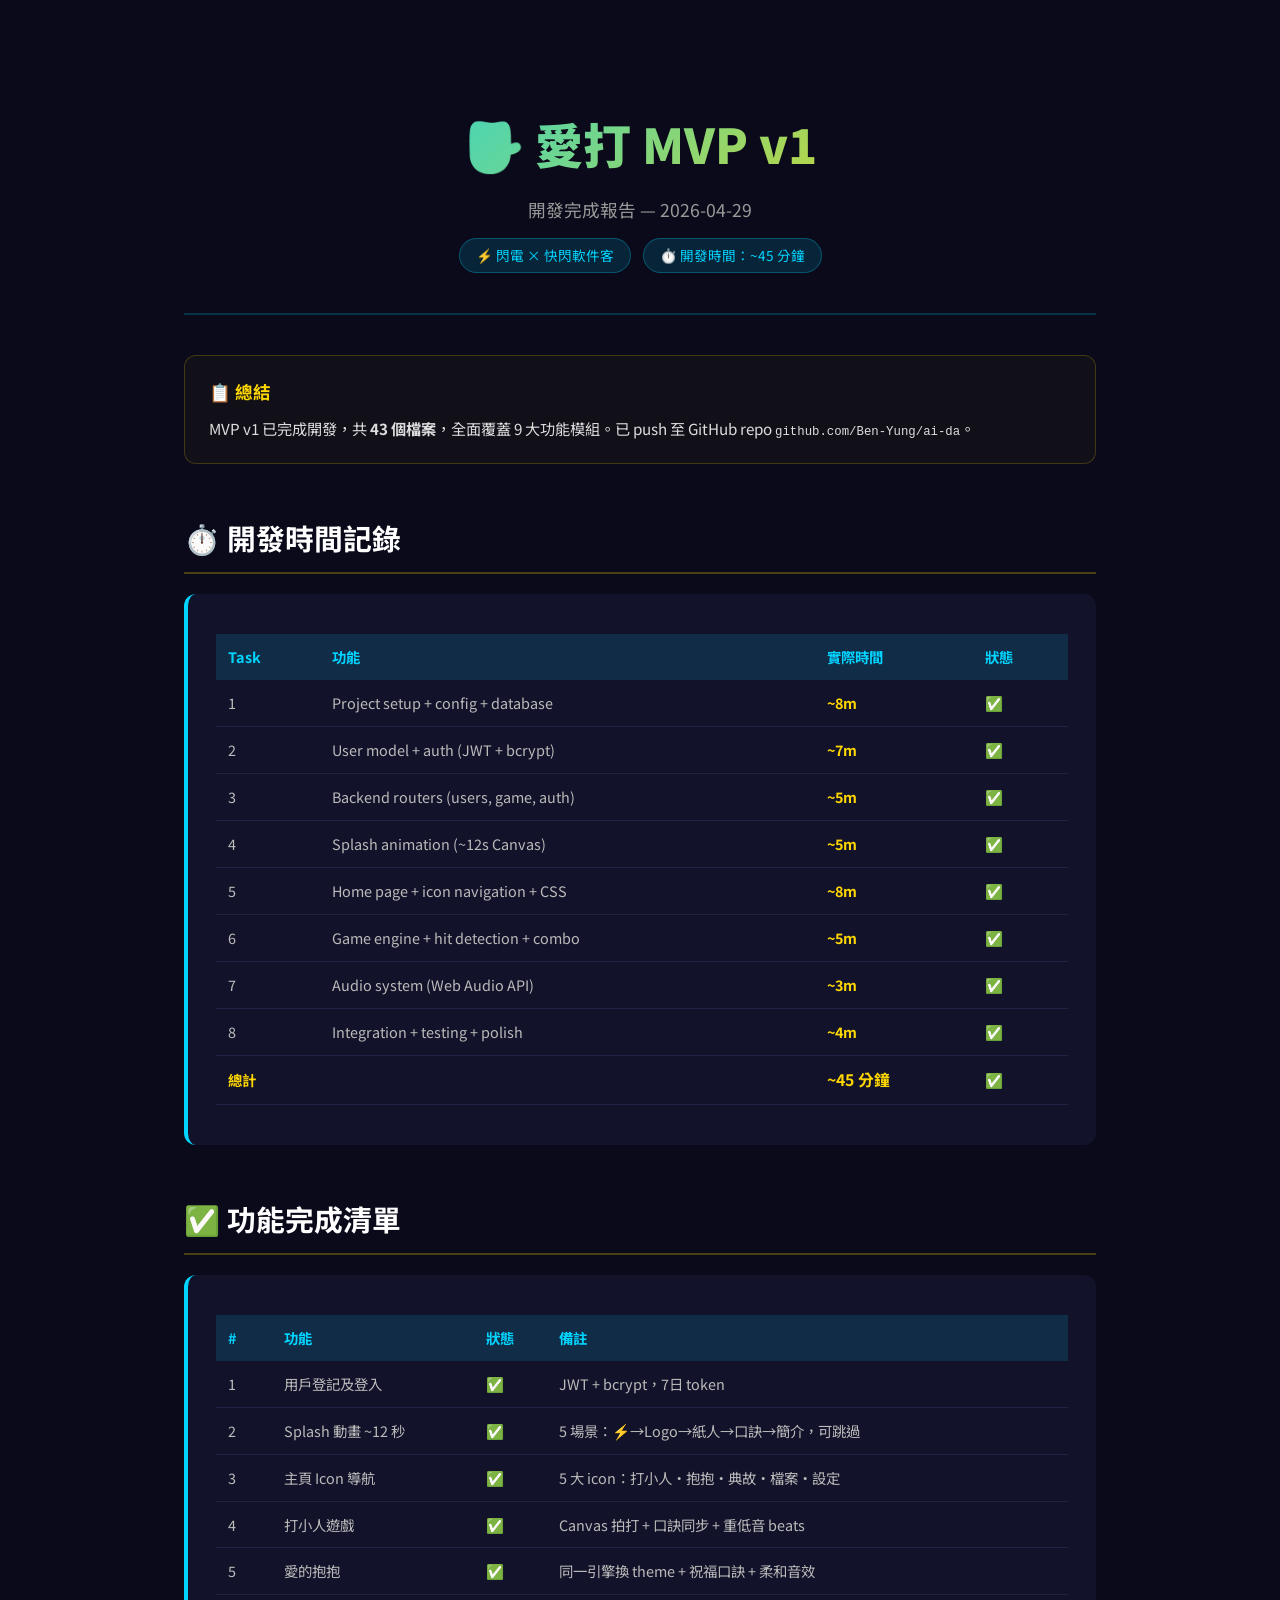
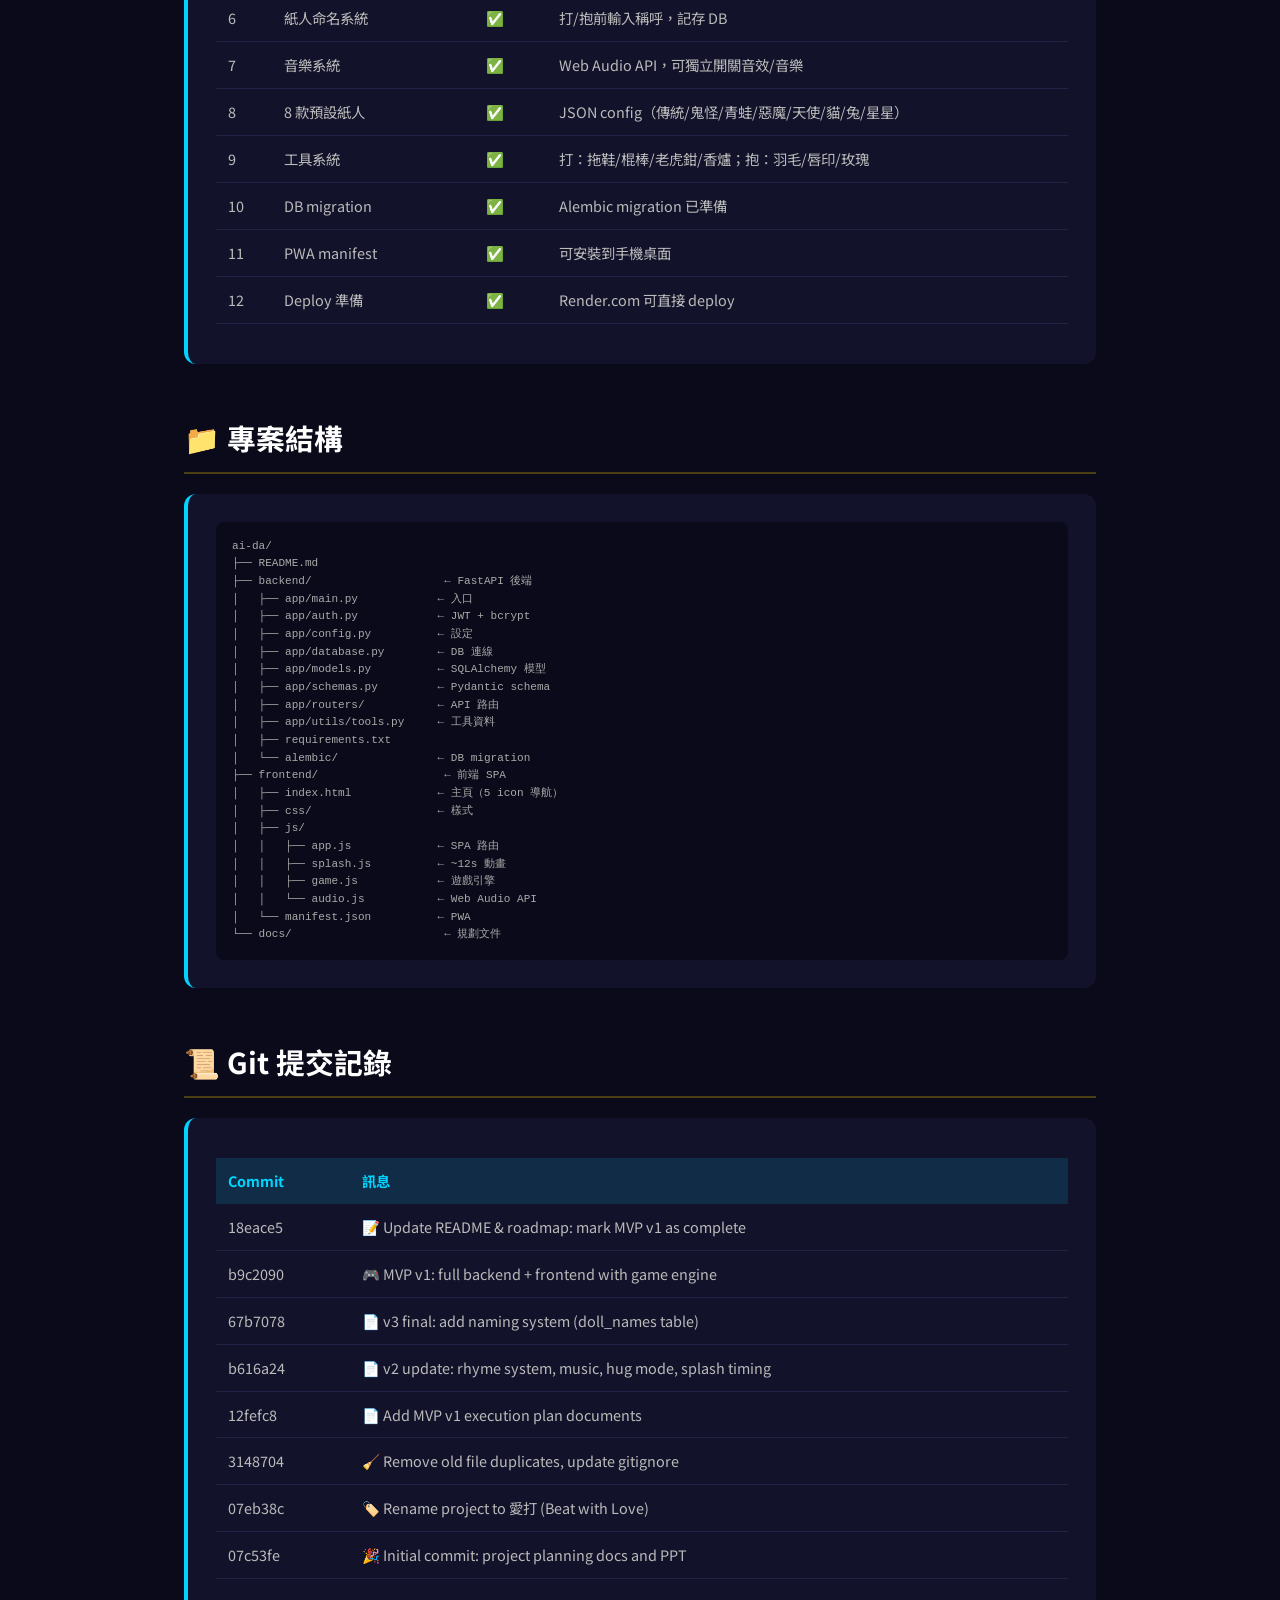
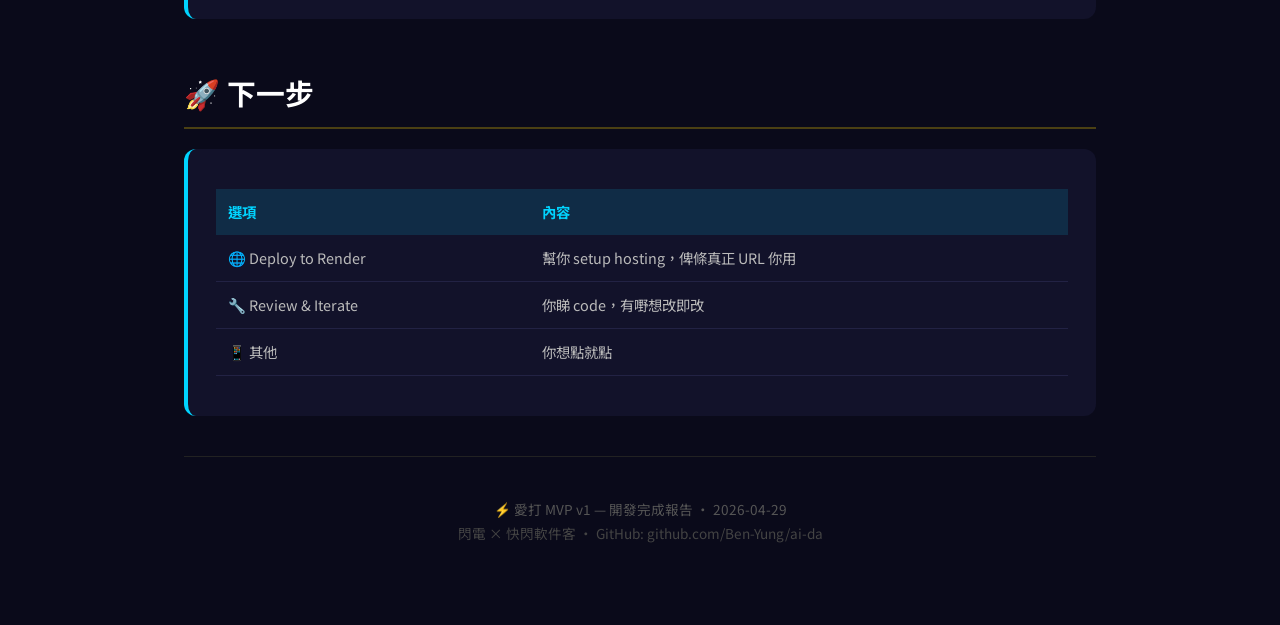
<file: 愛打_MVP_v1_開發報告.html>
<!DOCTYPE html>
<html lang="zh-HK">
<head>
<meta charset="UTF-8">
<meta name="viewport" content="width=device-width, initial-scale=1.0">
<title>愛打 MVP v1 — 開發完成報告</title>
<style>
  @import url('https://fonts.googleapis.com/css2?family=Noto+Sans+TC:wght@300;400;700;900&display=swap');
  *{margin:0;padding:0;box-sizing:border-box}
  body{font-family:'Noto Sans TC',sans-serif;background:#0a0a1a;color:#e8e8f0;line-height:1.8}
  .container{max-width:960px;margin:0 auto;padding:40px 24px}
  header{text-align:center;padding:60px 0 40px;border-bottom:2px solid #00d4ff33;margin-bottom:40px}
  header h1{font-size:3em;font-weight:900;background:linear-gradient(135deg,#00d4ff,#ffd700);-webkit-background-clip:text;-webkit-text-fill-color:transparent}
  header .sub{font-size:1.1em;color:#999;margin-top:8px}
  header .tag{display:inline-block;background:#00d4ff22;color:#00d4ff;border:1px solid #00d4ff44;padding:4px 16px;border-radius:20px;font-size:0.85em;margin-top:12px}
  .card{background:#12122a;border-radius:12px;padding:28px;margin-bottom:24px;border-left:4px solid #00d4ff}
  .card h2{font-size:1.4em;color:#00d4ff;margin-bottom:16px;display:flex;align-items:center;gap:10px}
  .card p,.card li{font-size:0.95em;color:#ccc;margin-bottom:6px}
  .card ul{padding-left:20px}
  .card ul li::marker{color:#00d4ff}
  table{width:100%;border-collapse:collapse;margin:12px 0;font-size:0.9em}
  th{background:#00d4ff22;color:#00d4ff;padding:10px 12px;text-align:left;font-weight:700}
  td{padding:10px 12px;border-bottom:1px solid #222244;color:#bbb}
  tr:hover td{background:#00d4ff08}
  .section-title{font-size:1.8em;font-weight:700;margin:48px 0 20px;padding-bottom:8px;border-bottom:2px solid #ffd70044;color:#fff}
  .status-ok{color:#00ff88;font-weight:700}
  .time{color:#ffd700;font-weight:700}
  .highlight{background:#ffd70008;border:1px solid #ffd70033;border-radius:12px;padding:20px 24px;margin-bottom:24px}
  footer{text-align:center;padding:40px 0;color:#555;font-size:0.85em;border-top:1px solid #222;margin-top:40px}
</style>
</head>
<body>
<div class="container">

<header>
  <h1>👺 愛打 MVP v1</h1>
  <p class="sub">開發完成報告 — 2026-04-29</p>
  <span class="tag">⚡ 閃電 × 快閃軟件客</span>
  <span class="tag" style="margin-left:8px">⏱️ 開發時間：~45 分鐘</span>
</header>

<!-- Summary -->
<div class="highlight">
  <h3 style="color:#ffd700;font-size:1.1em;margin-bottom:8px">📋 總結</h3>
  <p style="color:#ddd;font-size:0.95em">MVP v1 已完成開發，共 <strong>43 個檔案</strong>，全面覆蓋 9 大功能模組。已 push 至 GitHub repo <code>github.com/Ben-Yung/ai-da</code>。</p>
</div>

<!-- Time Tracking -->
<h2 class="section-title">⏱️ 開發時間記錄</h2>

<div class="card">
  <table>
    <tr><th>Task</th><th>功能</th><th>實際時間</th><th>狀態</th></tr>
    <tr><td>1</td><td>Project setup + config + database</td><td class="time">~8m</td><td class="status-ok">✅</td></tr>
    <tr><td>2</td><td>User model + auth (JWT + bcrypt)</td><td class="time">~7m</td><td class="status-ok">✅</td></tr>
    <tr><td>3</td><td>Backend routers (users, game, auth)</td><td class="time">~5m</td><td class="status-ok">✅</td></tr>
    <tr><td>4</td><td>Splash animation (~12s Canvas)</td><td class="time">~5m</td><td class="status-ok">✅</td></tr>
    <tr><td>5</td><td>Home page + icon navigation + CSS</td><td class="time">~8m</td><td class="status-ok">✅</td></tr>
    <tr><td>6</td><td>Game engine + hit detection + combo</td><td class="time">~5m</td><td class="status-ok">✅</td></tr>
    <tr><td>7</td><td>Audio system (Web Audio API)</td><td class="time">~3m</td><td class="status-ok">✅</td></tr>
    <tr><td>8</td><td>Integration + testing + polish</td><td class="time">~4m</td><td class="status-ok">✅</td></tr>
    <tr><td style="font-weight:700;color:#ffd700">總計</td><td></td><td class="time" style="font-size:1.1em">~45 分鐘</td><td class="status-ok">✅</td></tr>
  </table>
</div>

<!-- Feature Checklist -->
<h2 class="section-title">✅ 功能完成清單</h2>

<div class="card">
  <table>
    <tr><th>#</th><th>功能</th><th>狀態</th><th>備註</th></tr>
    <tr><td>1</td><td>用戶登記及登入</td><td class="status-ok">✅</td><td>JWT + bcrypt，7日 token</td></tr>
    <tr><td>2</td><td>Splash 動畫 ~12 秒</td><td class="status-ok">✅</td><td>5 場景：⚡→Logo→紙人→口訣→簡介，可跳過</td></tr>
    <tr><td>3</td><td>主頁 Icon 導航</td><td class="status-ok">✅</td><td>5 大 icon：打小人·抱抱·典故·檔案·設定</td></tr>
    <tr><td>4</td><td>打小人遊戲</td><td class="status-ok">✅</td><td>Canvas 拍打 + 口訣同步 + 重低音 beats</td></tr>
    <tr><td>5</td><td>愛的抱抱</td><td class="status-ok">✅</td><td>同一引擎換 theme + 祝福口訣 + 柔和音效</td></tr>
    <tr><td>6</td><td>紙人命名系統</td><td class="status-ok">✅</td><td>打/抱前輸入稱呼，記存 DB</td></tr>
    <tr><td>7</td><td>音樂系統</td><td class="status-ok">✅</td><td>Web Audio API，可獨立開關音效/音樂</td></tr>
    <tr><td>8</td><td>8 款預設紙人</td><td class="status-ok">✅</td><td>JSON config（傳統/鬼怪/青蛙/惡魔/天使/貓/兔/星星）</td></tr>
    <tr><td>9</td><td>工具系統</td><td class="status-ok">✅</td><td>打：拖鞋/棍棒/老虎鉗/香爐；抱：羽毛/唇印/玫瑰</td></tr>
    <tr><td>10</td><td>DB migration</td><td class="status-ok">✅</td><td>Alembic migration 已準備</td></tr>
    <tr><td>11</td><td>PWA manifest</td><td class="status-ok">✅</td><td>可安裝到手機桌面</td></tr>
    <tr><td>12</td><td>Deploy 準備</td><td class="status-ok">✅</td><td>Render.com 可直接 deploy</td></tr>
  </table>
</div>

<!-- File Structure -->
<h2 class="section-title">📁 專案結構</h2>
<div class="card">
<pre style="background:#0a0a1a;padding:16px;border-radius:8px;overflow-x:auto;font-size:0.85em;color:#aaa;line-height:1.6">
ai-da/
├── README.md
├── backend/                    ← FastAPI 後端
│   ├── app/main.py            ← 入口
│   ├── app/auth.py            ← JWT + bcrypt
│   ├── app/config.py          ← 設定
│   ├── app/database.py        ← DB 連線
│   ├── app/models.py          ← SQLAlchemy 模型
│   ├── app/schemas.py         ← Pydantic schema
│   ├── app/routers/           ← API 路由
│   ├── app/utils/tools.py     ← 工具資料
│   ├── requirements.txt
│   └── alembic/               ← DB migration
├── frontend/                   ← 前端 SPA
│   ├── index.html             ← 主頁（5 icon 導航）
│   ├── css/                   ← 樣式
│   ├── js/
│   │   ├── app.js             ← SPA 路由
│   │   ├── splash.js          ← ~12s 動畫
│   │   ├── game.js            ← 遊戲引擎
│   │   └── audio.js           ← Web Audio API
│   └── manifest.json          ← PWA
└── docs/                       ← 規劃文件
</pre>
</div>

<!-- Git History -->
<h2 class="section-title">📜 Git 提交記錄</h2>
<div class="card">
  <table>
    <tr><th>Commit</th><th>訊息</th></tr>
    <tr><td>18eace5</td><td>📝 Update README & roadmap: mark MVP v1 as complete</td></tr>
    <tr><td>b9c2090</td><td>🎮 MVP v1: full backend + frontend with game engine</td></tr>
    <tr><td>67b7078</td><td>📄 v3 final: add naming system (doll_names table)</td></tr>
    <tr><td>b616a24</td><td>📄 v2 update: rhyme system, music, hug mode, splash timing</td></tr>
    <tr><td>12fefc8</td><td>📄 Add MVP v1 execution plan documents</td></tr>
    <tr><td>3148704</td><td>🧹 Remove old file duplicates, update gitignore</td></tr>
    <tr><td>07eb38c</td><td>🏷️ Rename project to 愛打 (Beat with Love)</td></tr>
    <tr><td>07c53fe</td><td>🎉 Initial commit: project planning docs and PPT</td></tr>
  </table>
</div>

<!-- Next Steps -->
<h2 class="section-title">🚀 下一步</h2>
<div class="card">
  <table>
    <tr><th>選項</th><th>內容</th></tr>
    <tr><td>🌐 Deploy to Render</td><td>幫你 setup hosting，俾條真正 URL 你用</td></tr>
    <tr><td>🔧 Review & Iterate</td><td>你睇 code，有嘢想改即改</td></tr>
    <tr><td>📱 其他</td><td>你想點就點</td></tr>
  </table>
</div>

<footer>
  ⚡ 愛打 MVP v1 — 開發完成報告 · 2026-04-29<br>
  <span style="color:#444">閃電 × 快閃軟件客 · GitHub: github.com/Ben-Yung/ai-da</span>
</footer>

</div>
</body>
</html>
</file>
<file: frontend/css/style.css>
/* ── Reset & Base ── */
*, *::before, *::after {
  box-sizing: border-box;
  margin: 0;
  padding: 0;
}

:root {
  --bg: #0d0d1a;
  --surface: #1a1a2e;
  --surface2: #252540;
  --accent: #ff4444;
  --accent2: #ff6b6b;
  --accent-hug: #ff69b4;
  --accent-hug2: #ff95d5;
  --text: #e8e8f0;
  --text-dim: #8888aa;
  --radius: 12px;
  --shadow: 0 4px 20px rgba(0,0,0,0.4);
}

html, body {
  width: 100%;
  height: 100%;
  overflow: hidden;
  font-family: -apple-system, 'Noto Sans HK', 'PingFang HK', 'Microsoft YaHei', sans-serif;
  background: var(--bg);
  color: var(--text);
  -webkit-tap-highlight-color: transparent;
  user-select: none;
}

.screen {
  position: fixed;
  inset: 0;
  display: flex;
  flex-direction: column;
  overflow: hidden;
}
.screen.hidden { display: none; }

/* ── Utility ── */
.btn {
  padding: 12px 28px;
  border: none;
  border-radius: var(--radius);
  font-size: 16px;
  font-weight: 600;
  cursor: pointer;
  transition: transform 0.15s, box-shadow 0.15s;
}
.btn:active { transform: scale(0.96); }
.btn-primary {
  background: linear-gradient(135deg, var(--accent), #cc2222);
  color: white;
  box-shadow: 0 4px 12px rgba(255,68,68,0.3);
}
.btn-secondary {
  background: var(--surface2);
  color: var(--text);
}
.btn-large {
  padding: 16px 48px;
  font-size: 20px;
  border-radius: 20px;
}
.btn-icon {
  background: none;
  border: none;
  font-size: 24px;
  cursor: pointer;
  padding: 8px;
  border-radius: 50%;
  transition: background 0.15s;
}
.btn-icon:active { background: var(--surface2); }

/* ── Top Bar ── */
.top-bar {
  display: flex;
  align-items: center;
  padding: 12px 16px;
  background: var(--surface);
  border-bottom: 1px solid rgba(255,255,255,0.05);
  flex-shrink: 0;
}
.top-title {
  flex: 1;
  text-align: center;
  font-size: 20px;
  font-weight: 700;
}
.btn-back {
  background: none;
  border: none;
  color: var(--accent);
  font-size: 16px;
  cursor: pointer;
  padding: 4px 8px;
}

/* ── Scrollable content ── */
.scroll-content {
  flex: 1;
  overflow-y: auto;
  padding: 16px;
  padding-bottom: 40px;
}

/* ── Auth ── */
.auth-container {
  display: flex;
  flex-direction: column;
  align-items: center;
  justify-content: center;
  flex: 1;
  padding: 40px 24px;
}
.auth-logo {
  font-size: 80px;
  margin-bottom: 8px;
  animation: authPulse 2s ease-in-out infinite;
}
@keyframes authPulse {
  0%, 100% { transform: scale(1); }
  50% { transform: scale(1.08); }
}
.auth-title {
  font-size: 36px;
  font-weight: 800;
  background: linear-gradient(135deg, var(--accent), #ff9900);
  -webkit-background-clip: text;
  -webkit-text-fill-color: transparent;
  background-clip: text;
}
.auth-subtitle {
  color: var(--text-dim);
  margin-bottom: 32px;
}
.auth-tabs {
  display: flex;
  gap: 0;
  margin-bottom: 24px;
  background: var(--surface);
  border-radius: var(--radius);
  overflow: hidden;
}
.auth-tab {
  padding: 10px 32px;
  border: none;
  background: transparent;
  color: var(--text-dim);
  font-size: 16px;
  cursor: pointer;
  transition: all 0.2s;
}
.auth-tab.active {
  background: var(--accent);
  color: white;
}
.auth-form {
  width: 100%;
  max-width: 320px;
  display: flex;
  flex-direction: column;
  gap: 14px;
}
.auth-form input {
  padding: 14px 16px;
  border: 1px solid var(--surface2);
  border-radius: var(--radius);
  background: var(--surface);
  color: var(--text);
  font-size: 16px;
  outline: none;
  transition: border-color 0.2s;
}
.auth-form input:focus {
  border-color: var(--accent);
}
.auth-error {
  color: var(--accent);
  font-size: 14px;
  text-align: center;
  min-height: 20px;
}

/* ── Home Screen ── */
#home-screen {
  background: radial-gradient(ellipse at 50% 30%, #1a0a2e 0%, #0d0d1a 70%);
}
.home-bg {
  position: absolute;
  inset: 0;
  pointer-events: none;
  overflow: hidden;
}
.home-bg::before {
  content: '';
  position: absolute;
  top: -30%;
  left: -20%;
  width: 80%;
  height: 80%;
  background: radial-gradient(circle, rgba(255,215,0,0.06) 0%, transparent 70%);
}
.home-bg::after {
  content: '';
  position: absolute;
  bottom: -20%;
  right: -20%;
  width: 70%;
  height: 70%;
  background: radial-gradient(circle, rgba(255,68,68,0.06) 0%, transparent 70%);
}
/* Subtle decorative pattern */
#home-screen::after {
  content: '';
  position: fixed;
  inset: 0;
  pointer-events: none;
  background-image:
    repeating-linear-gradient(45deg, transparent, transparent 40px, rgba(255,215,0,0.015) 40px, rgba(255,215,0,0.015) 41px),
    repeating-linear-gradient(-45deg, transparent, transparent 40px, rgba(255,215,0,0.015) 40px, rgba(255,215,0,0.015) 41px);
  z-index: 0;
}
.home-inner {
  position: relative;
  z-index: 1;
  display: flex;
  flex-direction: column;
  align-items: center;
  justify-content: center;
  flex: 1;
  padding: 0 20px;
}
.home-logo {
  text-align: center;
  margin-bottom: 10px;
  margin-top: 10px;
}
.home-logo-text {
  font-size: 42px;
  font-weight: 900;
  background: linear-gradient(135deg, #ff4444, #ffaa00, #ffdd44);
  -webkit-background-clip: text;
  -webkit-text-fill-color: transparent;
  background-clip: text;
  letter-spacing: 8px;
  text-shadow: none;
  filter: drop-shadow(0 2px 10px rgba(255,170,0,0.3));
}
.home-logo-sub {
  font-size: 13px;
  color: #bbaa88;
  margin-top: 4px;
  letter-spacing: 2px;
}  
.home-logo-icon {
  font-size: 64px;
  line-height: 1;
  margin-bottom: 4px;
  filter: drop-shadow(0 4px 12px rgba(255,215,0,0.3));
}
.home-grid {
  display: grid;
  grid-template-columns: repeat(3, 1fr);
  gap: 12px;
  padding: 8px 0;
  max-width: 320px;
  width: 100%;
}
.home-card {
  background: var(--surface);
  border-radius: 16px;
  padding: 18px 8px;
  display: flex;
  flex-direction: column;
  align-items: center;
  justify-content: center;
  cursor: pointer;
  transition: transform 0.15s, box-shadow 0.15s;
  box-shadow: 0 2px 12px rgba(0,0,0,0.3), 0 0 15px rgba(255,215,0,0.08);
  aspect-ratio: 1;
  border: 1.5px solid rgba(255,215,0,0.15);
  position: relative;
  overflow: hidden;
}
.home-card::before {
  content: '';
  position: absolute;
  inset: -1px;
  border-radius: 17px;
  padding: 1.5px;
  background: linear-gradient(135deg, #ff4444, #ff9900, #ff4444);
  -webkit-mask: linear-gradient(#fff 0 0) content-box, linear-gradient(#fff 0 0);
  -webkit-mask-composite: xor;
  mask-composite: exclude;
  opacity: 0.4;
  transition: opacity 0.2s;
}
.home-card:hover::before,
.home-card:active::before {
  opacity: 0.8;
}
.home-card:active {
  transform: scale(0.94);
  box-shadow: 0 2px 12px rgba(0,0,0,0.3), 0 0 25px rgba(255,215,0,0.2);
}
/* First row: 3 cards; second row: 2 cards centered */
.home-card:nth-child(4) { grid-column: 1 / 2; }
.home-card:nth-child(5) { grid-column: 2 / 3; }
.home-card:nth-child(1) { border-color: rgba(255,215,0,0.2); }
.home-card:nth-child(2) { border-color: rgba(255,215,0,0.2); }
.card-icon {
  font-size: 32px;
  margin-bottom: 6px;
}
.card-label {
  font-size: 12px;
  font-weight: 600;
  color: #ccccaa;
}
.home-footer {
  padding: 10px 0 20px;
  display: flex;
  justify-content: center;
}
.home-footer .btn-icon {
  font-size: 20px;
  opacity: 0.4;
  background: rgba(255,255,255,0.05);
  border: 1px solid rgba(255,255,255,0.08);
}

/* ── Pre-screen ── */
.prescreen-content {
  flex: 1;
  overflow-y: auto;
  padding: 16px;
  display: flex;
  flex-direction: column;
  gap: 20px;
}
.prescreen-section h3 {
  font-size: 14px;
  color: var(--text-dim);
  margin-bottom: 10px;
}
.doll-grid, .tool-grid {
  display: flex;
  flex-wrap: wrap;
  gap: 10px;
}
.doll-option, .tool-option {
  padding: 10px 16px;
  border-radius: var(--radius);
  background: var(--surface);
  border: 2px solid transparent;
  cursor: pointer;
  font-size: 14px;
  transition: all 0.15s;
  text-align: center;
  min-width: 70px;
}
.doll-option.selected, .tool-option.selected {
  border-color: var(--accent);
  background: var(--surface2);
}
.doll-option .doll-color {
  display: inline-block;
  width: 24px;
  height: 24px;
  border-radius: 50%;
  margin-bottom: 4px;
}
#doll-name-input {
  padding: 12px 16px;
  border: 1px solid var(--surface2);
  border-radius: var(--radius);
  background: var(--surface);
  color: var(--text);
  font-size: 18px;
  width: 100%;
  outline: none;
}
#doll-name-input:focus {
  border-color: var(--accent);
}
.difficulty-select {
  display: flex;
  gap: 8px;
}
.diff-btn {
  flex: 1;
  padding: 10px;
  border: 2px solid transparent;
  border-radius: var(--radius);
  background: var(--surface);
  color: var(--text);
  font-size: 14px;
  cursor: pointer;
  transition: all 0.15s;
}
.diff-btn.active {
  border-color: var(--accent);
  background: var(--surface2);
}

/* ── History ── */
.history-card {
  background: var(--surface);
  border-radius: var(--radius);
  padding: 16px;
  margin-bottom: 12px;
}
.history-card h3 {
  color: var(--accent);
  margin-bottom: 8px;
  font-size: 16px;
}
.history-card p {
  font-size: 14px;
  line-height: 1.7;
  color: var(--text-dim);
}

/* ── Records ── */
.record-tabs {
  display: flex;
  gap: 0;
  background: var(--surface);
  border-radius: var(--radius);
  overflow: hidden;
  margin-bottom: 16px;
}
.record-tab {
  flex: 1;
  padding: 10px;
  border: none;
  background: transparent;
  color: var(--text-dim);
  cursor: pointer;
  transition: all 0.2s;
  font-size: 14px;
}
.record-tab.active {
  background: var(--accent);
  color: white;
}
.leaderboard-section, .my-sessions-section {
  margin-bottom: 20px;
}
.leaderboard-section h3, .my-sessions-section h3 {
  font-size: 16px;
  margin-bottom: 10px;
  color: var(--text);
}
.sessions-list {
  display: flex;
  flex-direction: column;
  gap: 8px;
}
.session-row {
  display: flex;
  justify-content: space-between;
  align-items: center;
  background: var(--surface);
  padding: 10px 14px;
  border-radius: var(--radius);
  font-size: 14px;
}
.session-row .rank {
  font-weight: 700;
  color: var(--accent);
  width: 30px;
}
.session-row .name { flex: 1; }
.session-row .score { font-weight: 600; color: #ffcc00; }
.session-row .combo { color: var(--text-dim); font-size: 12px; }
.session-row .date { color: var(--text-dim); font-size: 12px; }

/* ── Settings ── */
.setting-item {
  display: flex;
  justify-content: space-between;
  align-items: center;
  padding: 14px 0;
}
.setting-item label { font-size: 16px; }
.toggle {
  position: relative;
  width: 48px;
  height: 26px;
  cursor: pointer;
}
.toggle input { display: none; }
.toggle-slider {
  position: absolute;
  inset: 0;
  background: var(--surface2);
  border-radius: 26px;
  transition: 0.2s;
}
.toggle-slider::before {
  content: '';
  position: absolute;
  width: 22px;
  height: 22px;
  left: 2px;
  top: 2px;
  background: white;
  border-radius: 50%;
  transition: 0.2s;
}
.toggle input:checked + .toggle-slider {
  background: var(--accent);
}
.toggle input:checked + .toggle-slider::before {
  transform: translateX(22px);
}

/* ── Result ── */
#game-result {
  position: absolute;
  inset: 0;
  display: flex;
  align-items: center;
  justify-content: center;
  background: rgba(0,0,0,0.7);
  z-index: 100;
  backdrop-filter: blur(4px);
}
#game-result.hidden { display: none; }
.result-box {
  background: var(--surface);
  border-radius: 24px;
  padding: 32px;
  text-align: center;
  max-width: 300px;
  width: 90%;
  animation: resultPop 0.3s ease-out;
}
@keyframes resultPop {
  from { transform: scale(0.5); opacity: 0; }
  to { transform: scale(1); opacity: 1; }
}
.result-icon { font-size: 64px; margin-bottom: 8px; }
.result-box h2 { font-size: 28px; margin-bottom: 8px; }
.result-score, .result-combo { font-size: 18px; margin-bottom: 4px; }
.result-score span { color: #ffcc00; font-weight: 700; }
.result-combo span { color: var(--accent); font-weight: 700; }
.result-btns {
  display: flex;
  gap: 12px;
  margin-top: 20px;
  justify-content: center;
}

/* ── Responsive ── */
@media (max-width: 360px) {
  .home-card { padding: 24px 12px; }
  .card-icon { font-size: 36px; }
}
</file>
<file: frontend/css/splash.css>
/* ── Splash Screen ── */
#splash-screen {
  position: fixed;
  inset: 0;
  z-index: 1000;
  background: #0d0d1a;
}
#splash-canvas {
  position: absolute;
  inset: 0;
  width: 100%;
  height: 100%;
  display: block;
}
</file>
<file: frontend/css/game.css>
/* ── Game Screen ── */
#game-screen {
  position: fixed;
  inset: 0;
  background: #0d0d1a;
}
#game-canvas {
  display: block;
  width: 100%;
  height: 100%;
  touch-action: none;
}
#game-hud {
  position: absolute;
  top: 0;
  left: 0;
  right: 0;
  padding: 12px 16px;
  pointer-events: none;
}
.hud-row {
  display: flex;
  justify-content: space-between;
  font-size: 22px;
  font-weight: 700;
  text-shadow: 0 2px 8px rgba(0,0,0,0.8);
}
#hud-score { color: #ffcc00; }
#hud-timer { color: white; }
#hud-combo { color: var(--accent); font-size: 20px; }
#hud-combo.active {
  animation: comboFlash 0.3s ease-out;
}
@keyframes comboFlash {
  0% { transform: scale(1.4); }
  100% { transform: scale(1); }
}
.hud-rhyme {
  text-align: center;
  margin-top: 8px;
  font-size: 18px;
  color: white;
  text-shadow: 0 2px 8px rgba(0,0,0,0.9);
  min-height: 28px;
  animation: rhymeIn 0.3s ease-out;
}
@keyframes rhymeIn {
  from { opacity: 0; transform: translateY(-10px); }
  to { opacity: 1; transform: translateY(0); }
}
.pause-btn {
  position: absolute;
  top: 50px;
  right: 12px;
  font-size: 28px;
  z-index: 50;
  pointer-events: all;
  background: rgba(0,0,0,0.4);
  border-radius: 50%;
  width: 44px;
  height: 44px;
  display: flex;
  align-items: center;
  justify-content: center;
}

/* ── Beat / Hug theme ── */
#game-screen.beat-mode #hud-score { color: #ffcc00; }
#game-screen.beat-mode #hud-combo { color: var(--accent); }
#game-screen.hug-mode #hud-score { color: #ffcc00; }
#game-screen.hug-mode #hud-combo { color: var(--accent-hug); }
</file>
